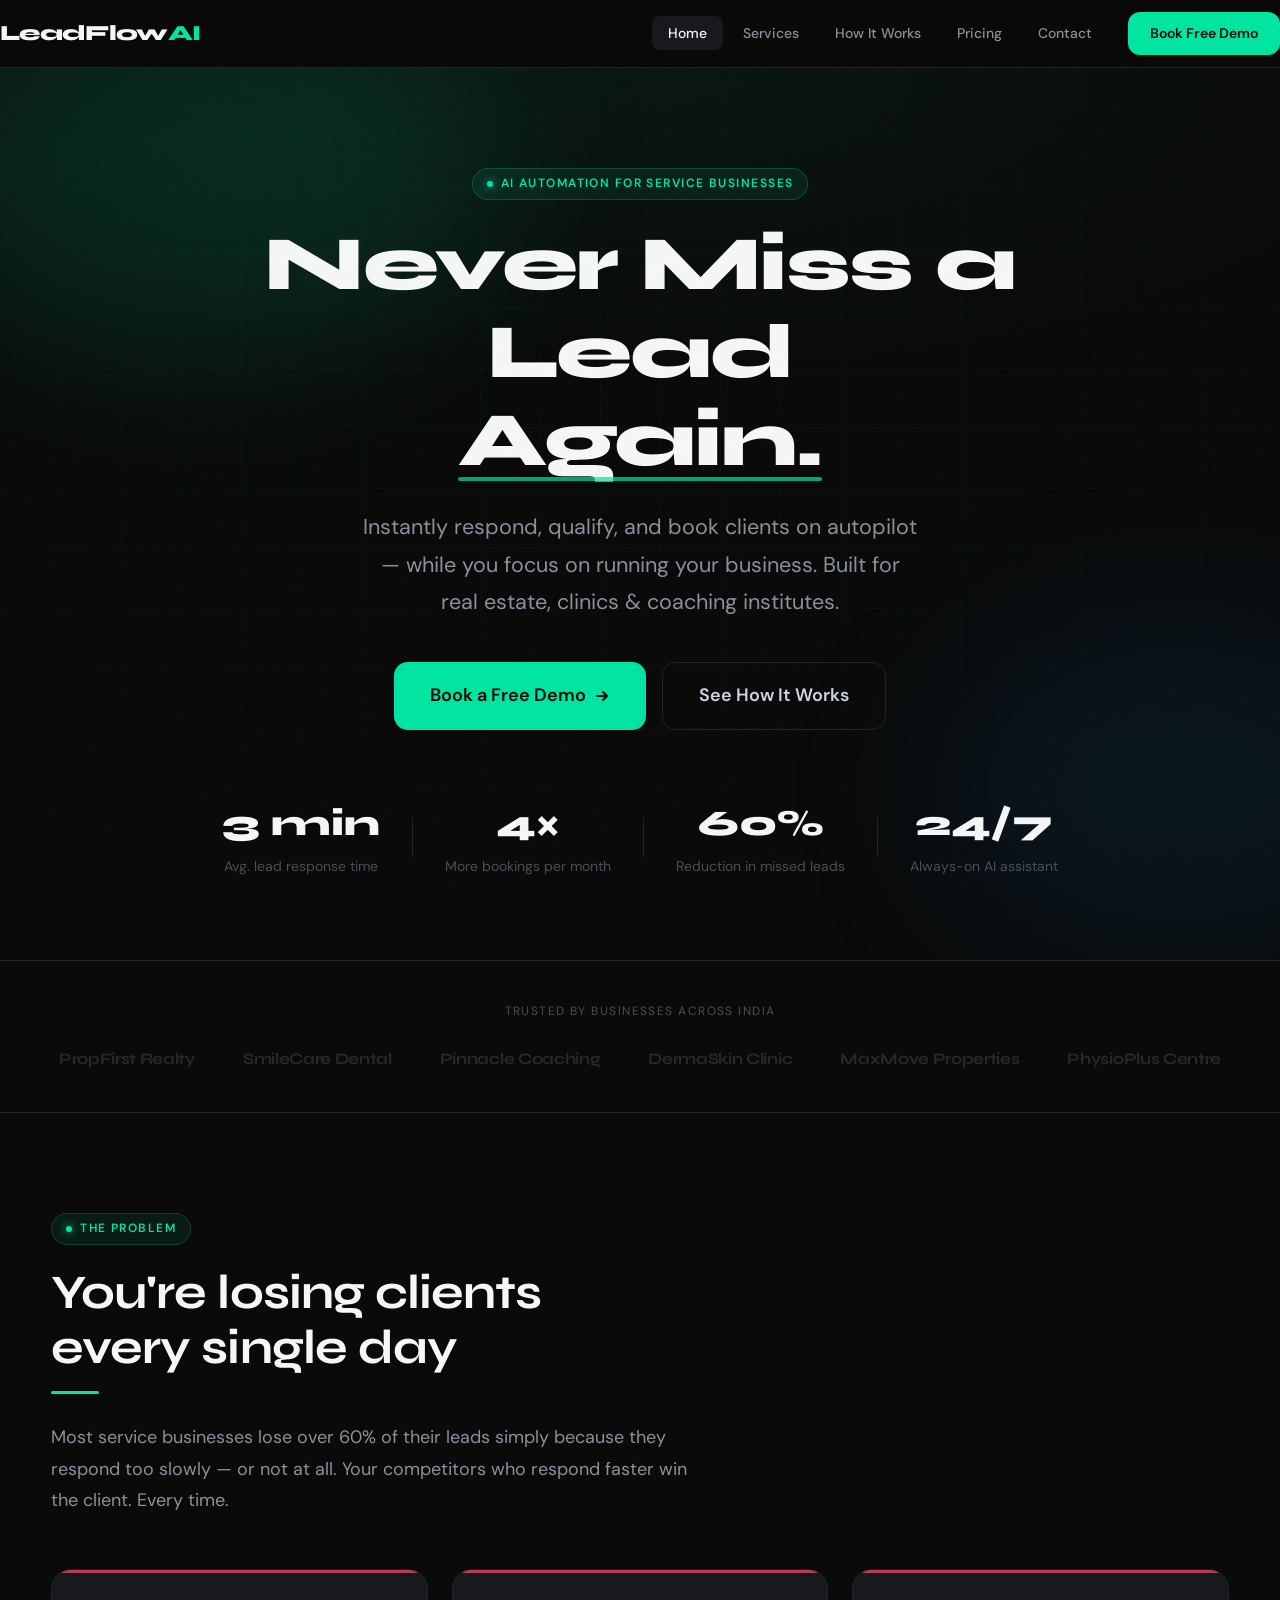
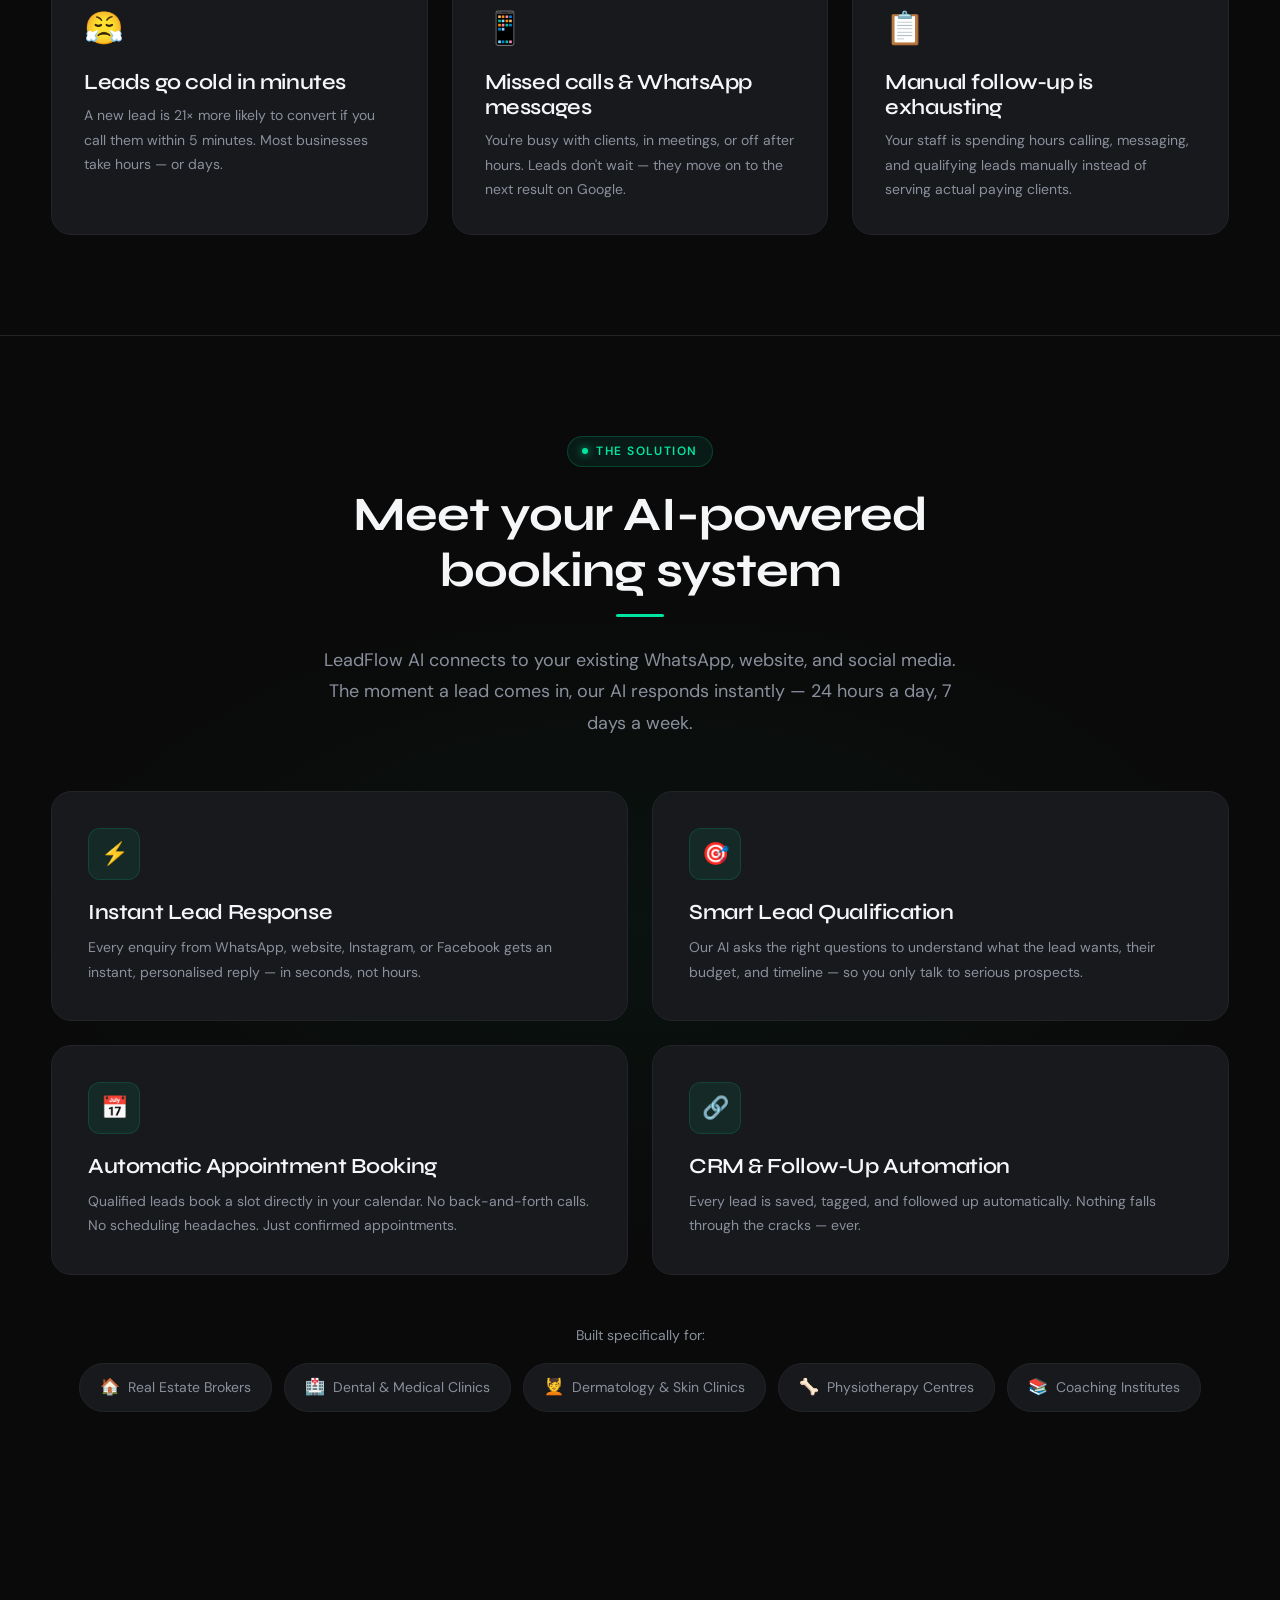
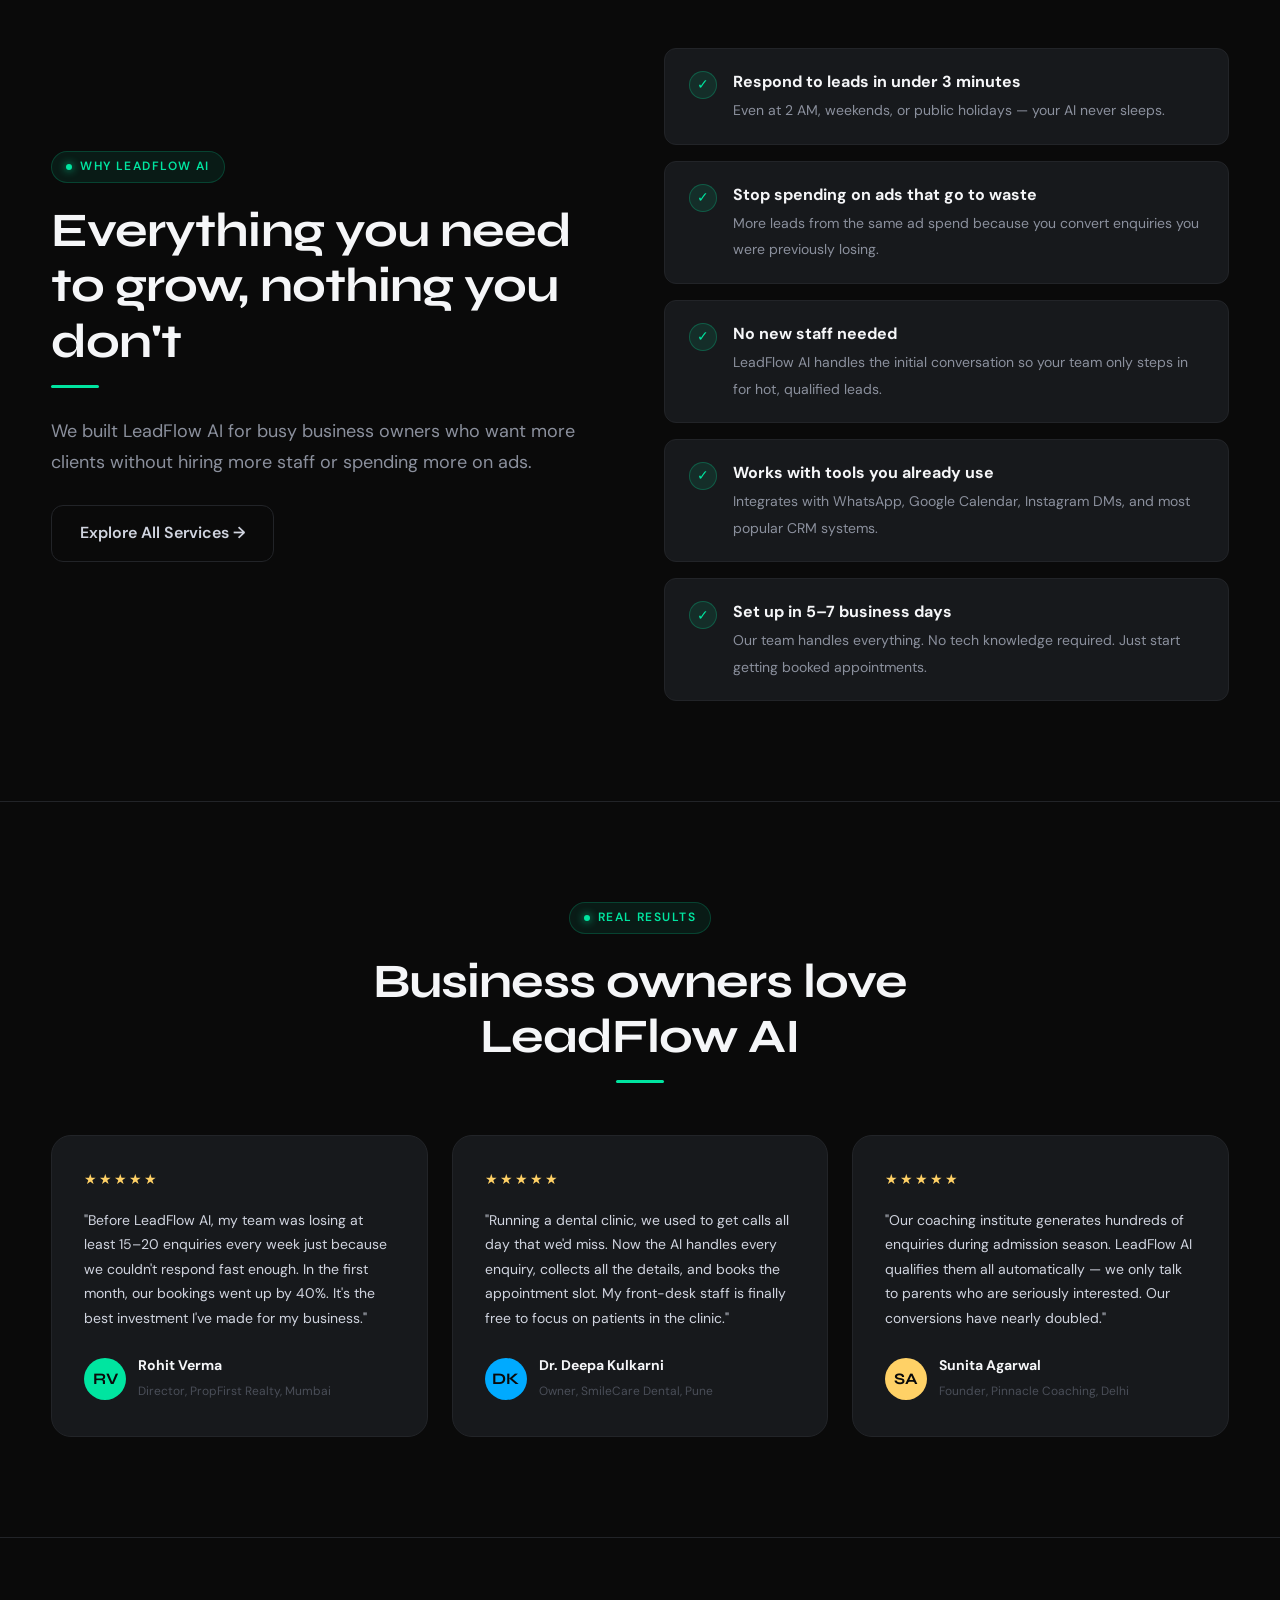
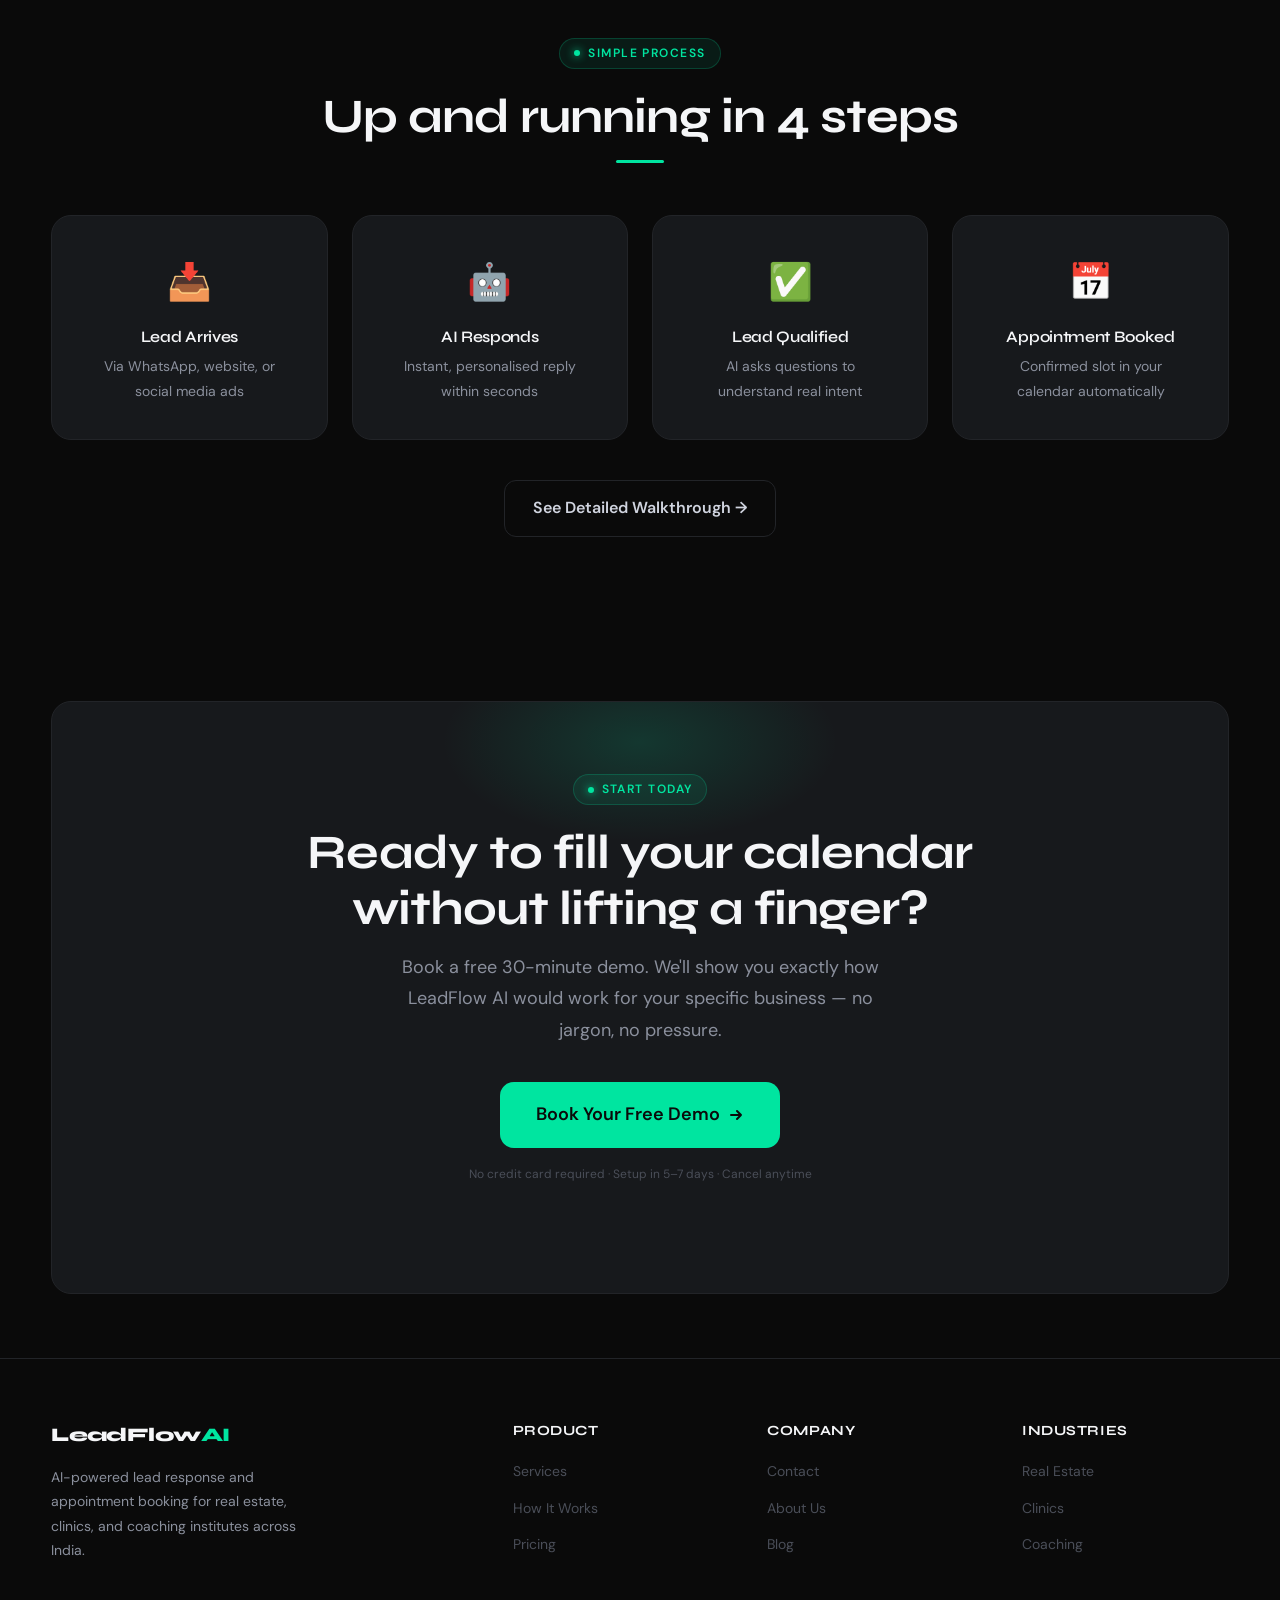
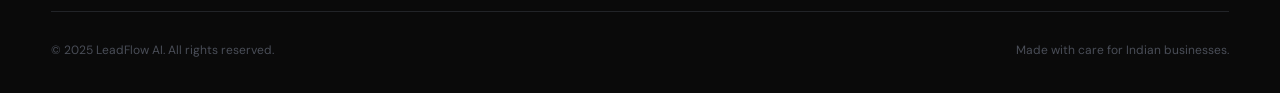
<file: index.html>
<!DOCTYPE html>
<html lang="en">
<head>
  <meta charset="UTF-8" />
  <meta name="viewport" content="width=device-width, initial-scale=1.0" />
  <title>LeadFlow AI — Never Miss a Lead Again</title>
  <meta name="description" content="AI-powered lead response, qualification, and appointment booking for real estate, clinics, and coaching institutes." />
  <link rel="stylesheet" href="styles.css" />
</head>
<body>

  <!-- ═══════════════════════════════════════════
       NAVIGATION
  ══════════════════════════════════════════════ -->
  <nav class="nav">
    <div class="container">
      <a href="index.html" class="nav-logo">LeadFlow<span>AI</span></a>
      <ul class="nav-links">
        <li><a href="index.html" class="active">Home</a></li>
        <li><a href="services.html">Services</a></li>
        <li><a href="how-it-works.html">How It Works</a></li>
        <li><a href="pricing.html">Pricing</a></li>
        <li><a href="contact.html">Contact</a></li>
      </ul>
      <a href="contact.html" class="btn btn-primary nav-cta">Book Free Demo</a>
      <button class="nav-toggle" id="navToggle" aria-label="Toggle menu">
        <span></span><span></span><span></span>
      </button>
    </div>
  </nav>

  <!-- Mobile menu -->
  <div class="nav-mobile" id="navMobile">
    <a href="index.html">Home</a>
    <a href="services.html">Services</a>
    <a href="how-it-works.html">How It Works</a>
    <a href="pricing.html">Pricing</a>
    <a href="contact.html">Contact</a>
    <a href="contact.html" class="btn btn-primary">Book Free Demo →</a>
  </div>

  <main>

    <!-- ═══════════════════════════════════════════
         HERO
    ══════════════════════════════════════════════ -->
    <section class="hero hero-bg-radial">
      <div class="hero-grid"></div>

      <!-- Glow orbs -->
      <div class="glow-orb glow-orb-green" style="width:600px;height:400px;top:-100px;left:-100px;"></div>
      <div class="glow-orb glow-orb-blue"  style="width:500px;height:350px;bottom:0;right:-150px;"></div>

      <div class="container">
        <div class="hero-inner">
          <div class="eyebrow animate-fade-up">AI Automation for Service Businesses</div>

          <h1 class="animate-fade-up delay-1">
            Never Miss a Lead<br><em>Again.</em>
          </h1>

          <p class="animate-fade-up delay-2">
            Instantly respond, qualify, and book clients on autopilot — while you focus on running your business. Built for real estate, clinics &amp; coaching institutes.
          </p>

          <div class="hero-actions animate-fade-up delay-3">
            <a href="contact.html" class="btn btn-primary btn-lg">
              Book a Free Demo
              <svg width="16" height="16" viewBox="0 0 16 16" fill="none"><path d="M3 8h10M9 4l4 4-4 4" stroke="currentColor" stroke-width="2" stroke-linecap="round" stroke-linejoin="round"/></svg>
            </a>
            <a href="how-it-works.html" class="btn btn-outline btn-lg">See How It Works</a>
          </div>

          <!-- Stats bar -->
          <div class="hero-proof animate-fade-up delay-4">
            <div class="hero-proof-stat">
              <strong>3 min</strong>
              <span>Avg. lead response time</span>
            </div>
            <div class="hero-proof-divider"></div>
            <div class="hero-proof-stat">
              <strong>4×</strong>
              <span>More bookings per month</span>
            </div>
            <div class="hero-proof-divider"></div>
            <div class="hero-proof-stat">
              <strong>60%</strong>
              <span>Reduction in missed leads</span>
            </div>
            <div class="hero-proof-divider"></div>
            <div class="hero-proof-stat">
              <strong>24/7</strong>
              <span>Always-on AI assistant</span>
            </div>
          </div>
        </div>
      </div>
    </section>

    <!-- ═══════════════════════════════════════════
         TRUST BAR
    ══════════════════════════════════════════════ -->
    <div class="trust-bar">
      <div class="container">
        <p class="trust-bar-label">Trusted by businesses across India</p>
        <div class="trust-logos">
          <span class="trust-logo">PropFirst Realty</span>
          <span class="trust-logo">SmileCare Dental</span>
          <span class="trust-logo">Pinnacle Coaching</span>
          <span class="trust-logo">DermaSkin Clinic</span>
          <span class="trust-logo">MaxMove Properties</span>
          <span class="trust-logo">PhysioPlus Centre</span>
        </div>
      </div>
    </div>

    <!-- ═══════════════════════════════════════════
         PROBLEM SECTION
    ══════════════════════════════════════════════ -->
    <section class="section">
      <div class="container">
        <div class="section-header">
          <div class="eyebrow">The Problem</div>
          <h2>You're losing clients<br>every single day</h2>
          <div class="accent-line"></div>
          <p>Most service businesses lose over 60% of their leads simply because they respond too slowly — or not at all. Your competitors who respond faster win the client. Every time.</p>
        </div>

        <div class="problem-cards">
          <div class="problem-card">
            <div class="icon">😤</div>
            <h4>Leads go cold in minutes</h4>
            <p>A new lead is 21× more likely to convert if you call them within 5 minutes. Most businesses take hours — or days.</p>
          </div>
          <div class="problem-card">
            <div class="icon">📱</div>
            <h4>Missed calls &amp; WhatsApp messages</h4>
            <p>You're busy with clients, in meetings, or off after hours. Leads don't wait — they move on to the next result on Google.</p>
          </div>
          <div class="problem-card">
            <div class="icon">📋</div>
            <h4>Manual follow-up is exhausting</h4>
            <p>Your staff is spending hours calling, messaging, and qualifying leads manually instead of serving actual paying clients.</p>
          </div>
        </div>
      </div>
    </section>

    <!-- ═══════════════════════════════════════════
         SOLUTION SECTION
    ══════════════════════════════════════════════ -->
    <section class="section" style="border-top: 1px solid var(--border); background: radial-gradient(ellipse 70% 40% at 50% 50%, rgba(0,229,160,0.04) 0%, transparent 70%);">
      <div class="container">
        <div class="section-header center text-center">
          <div class="eyebrow">The Solution</div>
          <h2>Meet your AI-powered<br>booking system</h2>
          <div class="accent-line accent-line-center"></div>
          <p>LeadFlow AI connects to your existing WhatsApp, website, and social media. The moment a lead comes in, our AI responds instantly — 24 hours a day, 7 days a week.</p>
        </div>

        <div class="features-grid">
          <div class="feature-card">
            <div class="card-icon">⚡</div>
            <h4>Instant Lead Response</h4>
            <p>Every enquiry from WhatsApp, website, Instagram, or Facebook gets an instant, personalised reply — in seconds, not hours.</p>
          </div>
          <div class="feature-card">
            <div class="card-icon">🎯</div>
            <h4>Smart Lead Qualification</h4>
            <p>Our AI asks the right questions to understand what the lead wants, their budget, and timeline — so you only talk to serious prospects.</p>
          </div>
          <div class="feature-card">
            <div class="card-icon">📅</div>
            <h4>Automatic Appointment Booking</h4>
            <p>Qualified leads book a slot directly in your calendar. No back-and-forth calls. No scheduling headaches. Just confirmed appointments.</p>
          </div>
          <div class="feature-card">
            <div class="card-icon">🔗</div>
            <h4>CRM &amp; Follow-Up Automation</h4>
            <p>Every lead is saved, tagged, and followed up automatically. Nothing falls through the cracks — ever.</p>
          </div>
        </div>

        <!-- Industries -->
        <div style="margin-top: 48px; text-align: center;">
          <p style="font-size: var(--fs-sm); margin-bottom: 0;">Built specifically for:</p>
          <div class="industry-pills" style="justify-content: center; margin-top: 16px;">
            <div class="industry-pill"><span>🏠</span> Real Estate Brokers</div>
            <div class="industry-pill"><span>🏥</span> Dental &amp; Medical Clinics</div>
            <div class="industry-pill"><span>💆</span> Dermatology &amp; Skin Clinics</div>
            <div class="industry-pill"><span>🦴</span> Physiotherapy Centres</div>
            <div class="industry-pill"><span>📚</span> Coaching Institutes</div>
          </div>
        </div>
      </div>
    </section>

    <!-- ═══════════════════════════════════════════
         BENEFITS
    ══════════════════════════════════════════════ -->
    <section class="section">
      <div class="container">
        <div class="grid-2">
          <div>
            <div class="eyebrow">Why LeadFlow AI</div>
            <h2>Everything you need to grow, nothing you don't</h2>
            <div class="accent-line"></div>
            <p>We built LeadFlow AI for busy business owners who want more clients without hiring more staff or spending more on ads.</p>
            <br>
            <a href="services.html" class="btn btn-outline">Explore All Services →</a>
          </div>
          <div class="benefits-list">
            <div class="benefit-item">
              <div class="benefit-check">✓</div>
              <div class="benefit-text">
                <strong>Respond to leads in under 3 minutes</strong>
                <span>Even at 2 AM, weekends, or public holidays — your AI never sleeps.</span>
              </div>
            </div>
            <div class="benefit-item">
              <div class="benefit-check">✓</div>
              <div class="benefit-text">
                <strong>Stop spending on ads that go to waste</strong>
                <span>More leads from the same ad spend because you convert enquiries you were previously losing.</span>
              </div>
            </div>
            <div class="benefit-item">
              <div class="benefit-check">✓</div>
              <div class="benefit-text">
                <strong>No new staff needed</strong>
                <span>LeadFlow AI handles the initial conversation so your team only steps in for hot, qualified leads.</span>
              </div>
            </div>
            <div class="benefit-item">
              <div class="benefit-check">✓</div>
              <div class="benefit-text">
                <strong>Works with tools you already use</strong>
                <span>Integrates with WhatsApp, Google Calendar, Instagram DMs, and most popular CRM systems.</span>
              </div>
            </div>
            <div class="benefit-item">
              <div class="benefit-check">✓</div>
              <div class="benefit-text">
                <strong>Set up in 5–7 business days</strong>
                <span>Our team handles everything. No tech knowledge required. Just start getting booked appointments.</span>
              </div>
            </div>
          </div>
        </div>
      </div>
    </section>

    <!-- ═══════════════════════════════════════════
         TESTIMONIALS
    ══════════════════════════════════════════════ -->
    <section class="section" style="border-top: 1px solid var(--border);">
      <div class="container">
        <div class="section-header center text-center">
          <div class="eyebrow">Real Results</div>
          <h2>Business owners love<br>LeadFlow AI</h2>
          <div class="accent-line accent-line-center"></div>
        </div>

        <div class="testimonials-grid">
          <!-- Testimonial 1 -->
          <div class="testimonial-card">
            <div class="stars">★★★★★</div>
            <blockquote>"Before LeadFlow AI, my team was losing at least 15–20 enquiries every week just because we couldn't respond fast enough. In the first month, our bookings went up by 40%. It's the best investment I've made for my business."</blockquote>
            <div class="testimonial-author">
              <div class="author-avatar av-green">RV</div>
              <div class="author-info">
                <strong>Rohit Verma</strong>
                <span>Director, PropFirst Realty, Mumbai</span>
              </div>
            </div>
          </div>

          <!-- Testimonial 2 -->
          <div class="testimonial-card">
            <div class="stars">★★★★★</div>
            <blockquote>"Running a dental clinic, we used to get calls all day that we'd miss. Now the AI handles every enquiry, collects all the details, and books the appointment slot. My front-desk staff is finally free to focus on patients in the clinic."</blockquote>
            <div class="testimonial-author">
              <div class="author-avatar av-blue">DK</div>
              <div class="author-info">
                <strong>Dr. Deepa Kulkarni</strong>
                <span>Owner, SmileCare Dental, Pune</span>
              </div>
            </div>
          </div>

          <!-- Testimonial 3 -->
          <div class="testimonial-card">
            <div class="stars">★★★★★</div>
            <blockquote>"Our coaching institute generates hundreds of enquiries during admission season. LeadFlow AI qualifies them all automatically — we only talk to parents who are seriously interested. Our conversions have nearly doubled."</blockquote>
            <div class="testimonial-author">
              <div class="author-avatar av-yellow">SA</div>
              <div class="author-info">
                <strong>Sunita Agarwal</strong>
                <span>Founder, Pinnacle Coaching, Delhi</span>
              </div>
            </div>
          </div>
        </div>
      </div>
    </section>

    <!-- ═══════════════════════════════════════════
         HOW IT WORKS — QUICK PREVIEW
    ══════════════════════════════════════════════ -->
    <section class="section" style="border-top: 1px solid var(--border);">
      <div class="container">
        <div class="section-header center text-center">
          <div class="eyebrow">Simple Process</div>
          <h2>Up and running in 4 steps</h2>
          <div class="accent-line accent-line-center"></div>
        </div>

        <div class="grid-4" style="margin-top: 52px;">
          <div class="card text-center">
            <div style="font-size: 36px; margin-bottom: 16px;">📥</div>
            <h4 style="font-size: var(--fs-base); margin-bottom: 8px;">Lead Arrives</h4>
            <p style="font-size: var(--fs-sm);">Via WhatsApp, website, or social media ads</p>
          </div>
          <div class="card text-center">
            <div style="font-size: 36px; margin-bottom: 16px;">🤖</div>
            <h4 style="font-size: var(--fs-base); margin-bottom: 8px;">AI Responds</h4>
            <p style="font-size: var(--fs-sm);">Instant, personalised reply within seconds</p>
          </div>
          <div class="card text-center">
            <div style="font-size: 36px; margin-bottom: 16px;">✅</div>
            <h4 style="font-size: var(--fs-base); margin-bottom: 8px;">Lead Qualified</h4>
            <p style="font-size: var(--fs-sm);">AI asks questions to understand real intent</p>
          </div>
          <div class="card text-center">
            <div style="font-size: 36px; margin-bottom: 16px;">📅</div>
            <h4 style="font-size: var(--fs-base); margin-bottom: 8px;">Appointment Booked</h4>
            <p style="font-size: var(--fs-sm);">Confirmed slot in your calendar automatically</p>
          </div>
        </div>

        <div style="text-align: center; margin-top: 40px;">
          <a href="how-it-works.html" class="btn btn-outline">See Detailed Walkthrough →</a>
        </div>
      </div>
    </section>

    <!-- ═══════════════════════════════════════════
         FINAL CTA
    ══════════════════════════════════════════════ -->
    <section class="section-sm">
      <div class="container">
        <div class="cta-banner">
          <div class="eyebrow" style="justify-content: center;">Start Today</div>
          <h2>Ready to fill your calendar<br>without lifting a finger?</h2>
          <p>Book a free 30-minute demo. We'll show you exactly how LeadFlow AI would work for your specific business — no jargon, no pressure.</p>
          <a href="contact.html" class="btn btn-primary btn-lg">
            Book Your Free Demo
            <svg width="16" height="16" viewBox="0 0 16 16" fill="none"><path d="M3 8h10M9 4l4 4-4 4" stroke="currentColor" stroke-width="2" stroke-linecap="round" stroke-linejoin="round"/></svg>
          </a>
          <p style="margin-top: 16px; font-size: var(--fs-xs); color: var(--muted);">No credit card required · Setup in 5–7 days · Cancel anytime</p>
        </div>
      </div>
    </section>

  </main>

  <!-- ═══════════════════════════════════════════
       FOOTER
  ══════════════════════════════════════════════ -->
  <footer class="footer">
    <div class="container">
      <div class="footer-top">
        <div class="footer-brand">
          <a href="index.html" class="nav-logo">LeadFlow<span>AI</span></a>
          <p>AI-powered lead response and appointment booking for real estate, clinics, and coaching institutes across India.</p>
        </div>
        <div class="footer-col">
          <h5>Product</h5>
          <ul>
            <li><a href="services.html">Services</a></li>
            <li><a href="how-it-works.html">How It Works</a></li>
            <li><a href="pricing.html">Pricing</a></li>
          </ul>
        </div>
        <div class="footer-col">
          <h5>Company</h5>
          <ul>
            <li><a href="contact.html">Contact</a></li>
            <li><a href="#">About Us</a></li>
            <li><a href="#">Blog</a></li>
          </ul>
        </div>
        <div class="footer-col">
          <h5>Industries</h5>
          <ul>
            <li><a href="#">Real Estate</a></li>
            <li><a href="#">Clinics</a></li>
            <li><a href="#">Coaching</a></li>
          </ul>
        </div>
      </div>
      <div class="footer-bottom">
        <p>© 2025 LeadFlow AI. All rights reserved.</p>
        <p>Made with care for Indian businesses.</p>
      </div>
    </div>
  </footer>

  <script src="main.js"></script>
</body>
</html>
</file>
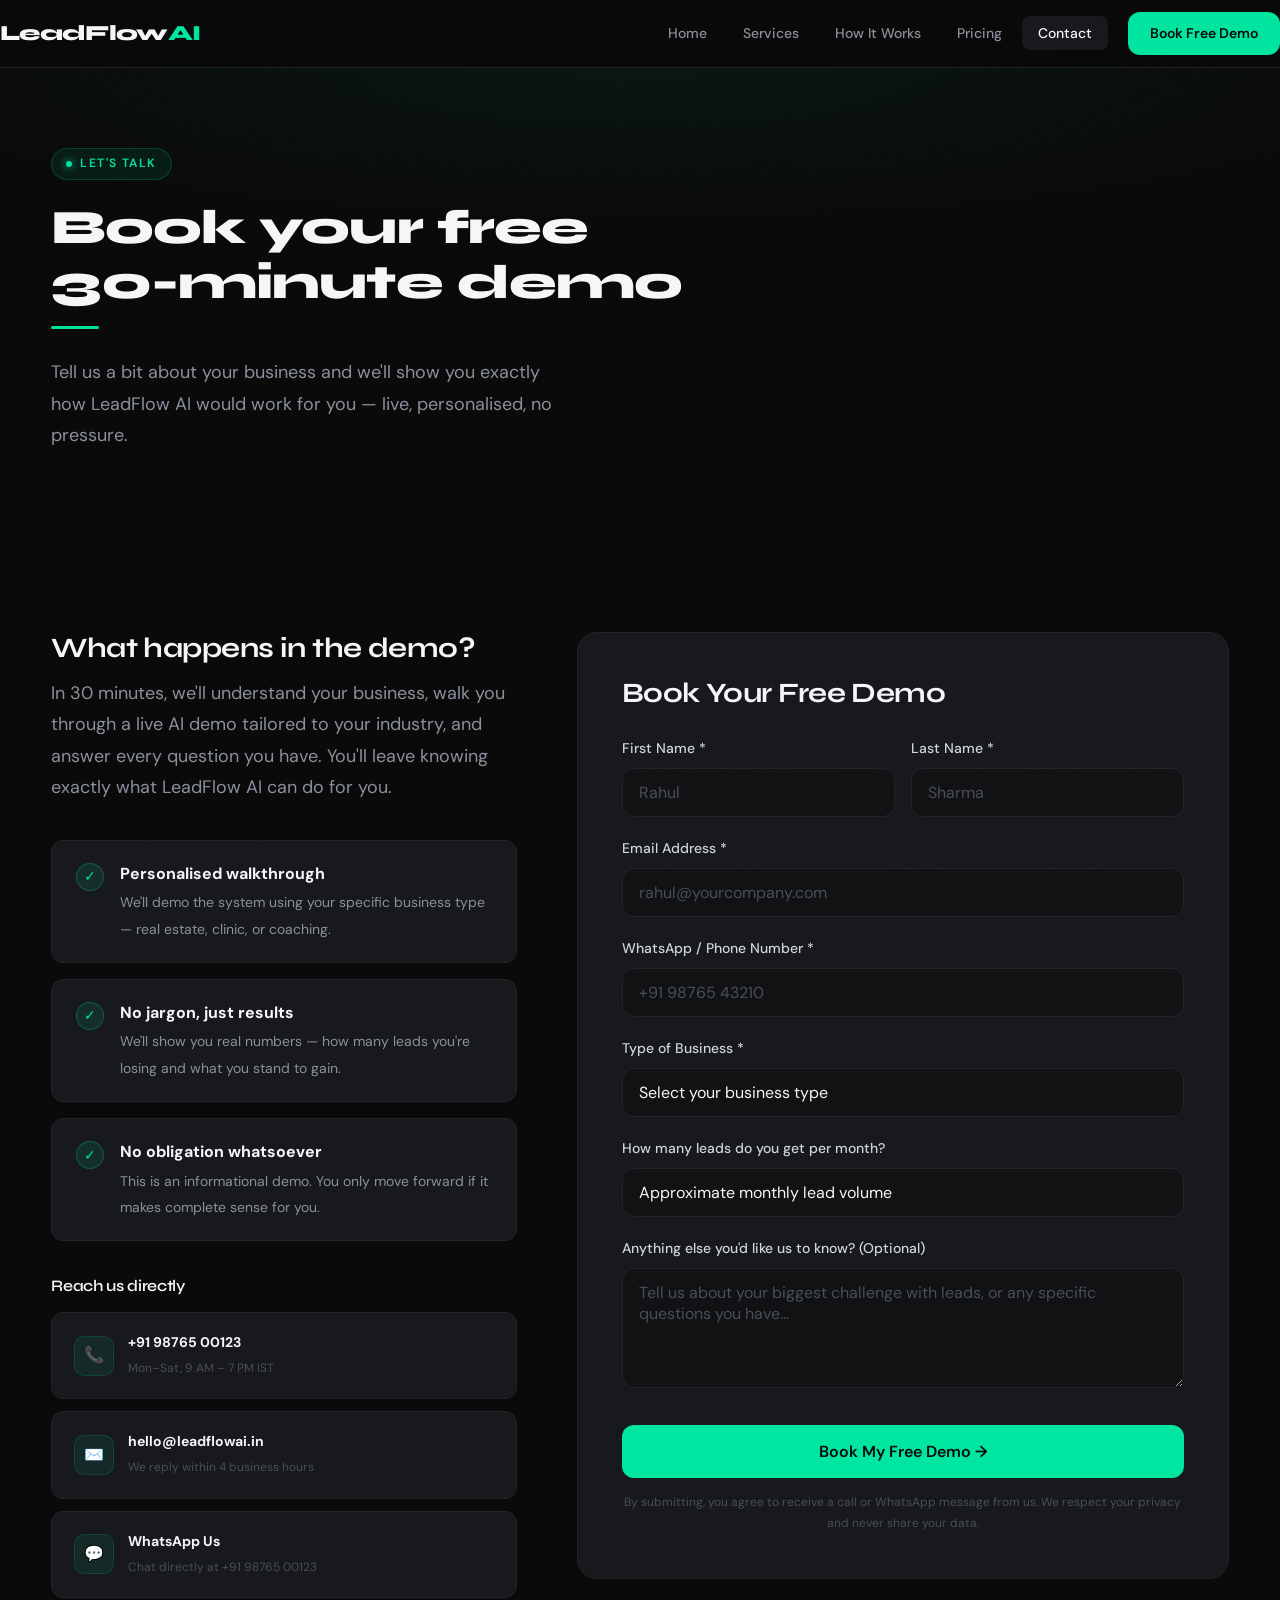
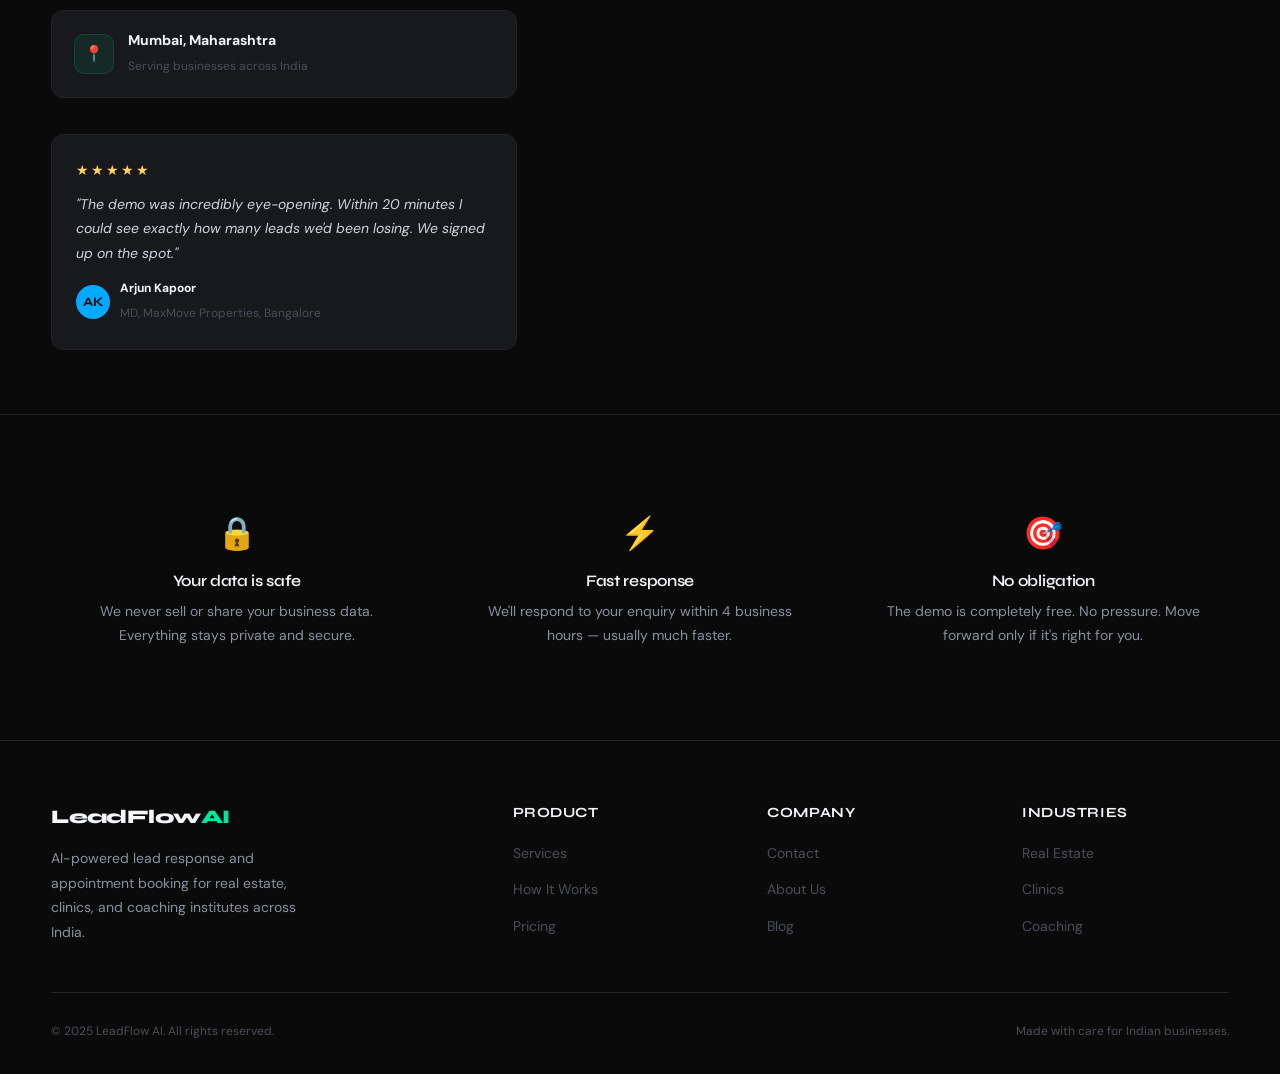
<file: contact.html>
<!DOCTYPE html>
<html lang="en">
<head>
  <meta charset="UTF-8" />
  <meta name="viewport" content="width=device-width, initial-scale=1.0" />
  <title>Contact — LeadFlow AI</title>
  <meta name="description" content="Book a free demo or reach out to LeadFlow AI. We'd love to show you how AI automation can grow your business." />
  <link rel="stylesheet" href="styles.css" />
</head>
<body>

  <!-- NAVIGATION -->
  <nav class="nav">
    <div class="container">
      <a href="index.html" class="nav-logo">LeadFlow<span>AI</span></a>
      <ul class="nav-links">
        <li><a href="index.html">Home</a></li>
        <li><a href="services.html">Services</a></li>
        <li><a href="how-it-works.html">How It Works</a></li>
        <li><a href="pricing.html">Pricing</a></li>
        <li><a href="contact.html" class="active">Contact</a></li>
      </ul>
      <a href="contact.html" class="btn btn-primary nav-cta">Book Free Demo</a>
      <button class="nav-toggle" id="navToggle" aria-label="Toggle menu">
        <span></span><span></span><span></span>
      </button>
    </div>
  </nav>
  <div class="nav-mobile" id="navMobile">
    <a href="index.html">Home</a>
    <a href="services.html">Services</a>
    <a href="how-it-works.html">How It Works</a>
    <a href="pricing.html">Pricing</a>
    <a href="contact.html">Contact</a>
    <a href="contact.html" class="btn btn-primary">Book Free Demo →</a>
  </div>

  <main>

    <!-- PAGE HERO -->
    <section class="page-hero hero-bg-radial section-sm">
      <div class="container page-hero-inner">
        <div class="eyebrow animate-fade-up">Let's Talk</div>
        <h1 class="animate-fade-up delay-1" style="font-size: var(--fs-3xl);">Book your free<br>30-minute demo</h1>
        <div class="accent-line animate-fade-up delay-2"></div>
        <p class="animate-fade-up delay-3" style="max-width: 520px; font-size: var(--fs-md);">
          Tell us a bit about your business and we'll show you exactly how LeadFlow AI would work for you — live, personalised, no pressure.
        </p>
      </div>
    </section>

    <!-- ═══════════════════════════════════════════
         CONTACT GRID
    ══════════════════════════════════════════════ -->
    <section class="section-sm">
      <div class="container">
        <div class="contact-grid">

          <!-- LEFT: Info -->
          <div class="contact-info">
            <h3>What happens in the demo?</h3>
            <p>In 30 minutes, we'll understand your business, walk you through a live AI demo tailored to your industry, and answer every question you have. You'll leave knowing exactly what LeadFlow AI can do for you.</p>

            <div class="benefits-list" style="margin-bottom: 36px;">
              <div class="benefit-item">
                <div class="benefit-check">✓</div>
                <div class="benefit-text">
                  <strong>Personalised walkthrough</strong>
                  <span>We'll demo the system using your specific business type — real estate, clinic, or coaching.</span>
                </div>
              </div>
              <div class="benefit-item">
                <div class="benefit-check">✓</div>
                <div class="benefit-text">
                  <strong>No jargon, just results</strong>
                  <span>We'll show you real numbers — how many leads you're losing and what you stand to gain.</span>
                </div>
              </div>
              <div class="benefit-item">
                <div class="benefit-check">✓</div>
                <div class="benefit-text">
                  <strong>No obligation whatsoever</strong>
                  <span>This is an informational demo. You only move forward if it makes complete sense for you.</span>
                </div>
              </div>
            </div>

            <h4 style="margin-bottom: 16px; font-size: var(--fs-base);">Reach us directly</h4>

            <div class="contact-detail">
              <div class="contact-detail-icon">📞</div>
              <div class="contact-detail-text">
                <strong>+91 98765 00123</strong>
                <span>Mon–Sat, 9 AM – 7 PM IST</span>
              </div>
            </div>
            <div class="contact-detail">
              <div class="contact-detail-icon">✉️</div>
              <div class="contact-detail-text">
                <strong>hello@leadflowai.in</strong>
                <span>We reply within 4 business hours</span>
              </div>
            </div>
            <div class="contact-detail">
              <div class="contact-detail-icon">💬</div>
              <div class="contact-detail-text">
                <strong>WhatsApp Us</strong>
                <span>Chat directly at +91 98765 00123</span>
              </div>
            </div>
            <div class="contact-detail">
              <div class="contact-detail-icon">📍</div>
              <div class="contact-detail-text">
                <strong>Mumbai, Maharashtra</strong>
                <span>Serving businesses across India</span>
              </div>
            </div>

            <!-- Social proof mini -->
            <div style="margin-top: 36px; padding: 24px; background: var(--surface); border: 1px solid var(--border); border-radius: var(--radius);">
              <div class="stars" style="margin-bottom: 10px;">★★★★★</div>
              <p style="font-size: var(--fs-sm); font-style: italic; color: var(--light); margin-bottom: 14px;">"The demo was incredibly eye-opening. Within 20 minutes I could see exactly how many leads we'd been losing. We signed up on the spot."</p>
              <div style="display: flex; align-items: center; gap: 10px;">
                <div class="author-avatar av-blue" style="width:34px; height:34px; font-size:13px;">AK</div>
                <div>
                  <strong style="display:block; font-size:var(--fs-xs); color:var(--white);">Arjun Kapoor</strong>
                  <span style="font-size:var(--fs-xs); color:var(--muted);">MD, MaxMove Properties, Bangalore</span>
                </div>
              </div>
            </div>
          </div>

          <!-- RIGHT: Form -->
          <div class="contact-form">
            <h3>Book Your Free Demo</h3>

            <!-- Form -->
            <form id="contactForm" novalidate>
              <div class="form-row">
                <div class="form-group">
                  <label for="firstName">First Name *</label>
                  <input type="text" id="firstName" name="firstName" placeholder="Rahul" required />
                </div>
                <div class="form-group">
                  <label for="lastName">Last Name *</label>
                  <input type="text" id="lastName" name="lastName" placeholder="Sharma" required />
                </div>
              </div>

              <div class="form-group">
                <label for="email">Email Address *</label>
                <input type="email" id="email" name="email" placeholder="rahul@yourcompany.com" required />
              </div>

              <div class="form-group">
                <label for="phone">WhatsApp / Phone Number *</label>
                <input type="tel" id="phone" name="phone" placeholder="+91 98765 43210" required />
              </div>

              <div class="form-group">
                <label for="businessType">Type of Business *</label>
                <select id="businessType" name="businessType" required>
                  <option value="" disabled selected>Select your business type</option>
                  <option value="real-estate">Real Estate (Broker / Agency)</option>
                  <option value="dental">Dental Clinic</option>
                  <option value="derma">Dermatology / Skin Clinic</option>
                  <option value="physio">Physiotherapy / Wellness Centre</option>
                  <option value="coaching">Coaching / Tuition Institute</option>
                  <option value="other-clinic">Other Medical Clinic</option>
                  <option value="other">Other Business</option>
                </select>
              </div>

              <div class="form-group">
                <label for="leads">How many leads do you get per month?</label>
                <select id="leads" name="leads">
                  <option value="" disabled selected>Approximate monthly lead volume</option>
                  <option value="0-50">Less than 50 leads</option>
                  <option value="50-150">50 – 150 leads</option>
                  <option value="150-500">150 – 500 leads</option>
                  <option value="500+">500+ leads</option>
                  <option value="unsure">I'm not sure</option>
                </select>
              </div>

              <div class="form-group">
                <label for="message">Anything else you'd like us to know? (Optional)</label>
                <textarea id="message" name="message" placeholder="Tell us about your biggest challenge with leads, or any specific questions you have..."></textarea>
              </div>

              <!-- Error message -->
              <div id="formError" style="display:none; background: rgba(255,75,110,0.1); border: 1px solid rgba(255,75,110,0.3); border-radius: 8px; padding: 12px 16px; font-size: var(--fs-sm); color: #ff4b6e; margin-bottom: 16px;"></div>

              <button type="submit" class="btn btn-primary form-submit" id="submitBtn">
                <span id="submitText">Book My Free Demo →</span>
                <span id="submitLoader" style="display:none;">Sending...</span>
              </button>

              <p style="font-size: var(--fs-xs); color: var(--muted); text-align: center; margin-top: 14px;">
                By submitting, you agree to receive a call or WhatsApp message from us. We respect your privacy and never share your data.
              </p>
            </form>

            <!-- Success State -->
            <div class="form-success" id="formSuccess">
              <div class="check-circle">✓</div>
              <h4>You're all set!</h4>
              <p style="font-size: var(--fs-sm); margin-bottom: 16px;">Thank you for reaching out. A member of our team will contact you within <strong style="color:var(--white);">4 business hours</strong> to schedule your demo.</p>
              <p style="font-size: var(--fs-sm); color: var(--muted);">In the meantime, feel free to explore how LeadFlow AI works.</p>
              <a href="how-it-works.html" class="btn btn-outline" style="margin-top: 20px;">See How It Works →</a>
            </div>
          </div>

        </div>
      </div>
    </section>

    <!-- ═══════════════════════════════════════════
         TRUST SECTION
    ══════════════════════════════════════════════ -->
    <section class="section-sm" style="border-top: 1px solid var(--border);">
      <div class="container">
        <div class="grid-3" style="text-align: center;">
          <div style="padding: 28px;">
            <div style="font-size: 32px; margin-bottom: 12px;">🔒</div>
            <h4 style="font-size: var(--fs-base); margin-bottom: 8px;">Your data is safe</h4>
            <p style="font-size: var(--fs-sm);">We never sell or share your business data. Everything stays private and secure.</p>
          </div>
          <div style="padding: 28px;">
            <div style="font-size: 32px; margin-bottom: 12px;">⚡</div>
            <h4 style="font-size: var(--fs-base); margin-bottom: 8px;">Fast response</h4>
            <p style="font-size: var(--fs-sm);">We'll respond to your enquiry within 4 business hours — usually much faster.</p>
          </div>
          <div style="padding: 28px;">
            <div style="font-size: 32px; margin-bottom: 12px;">🎯</div>
            <h4 style="font-size: var(--fs-base); margin-bottom: 8px;">No obligation</h4>
            <p style="font-size: var(--fs-sm);">The demo is completely free. No pressure. Move forward only if it's right for you.</p>
          </div>
        </div>
      </div>
    </section>

  </main>

  <!-- FOOTER -->
  <footer class="footer">
    <div class="container">
      <div class="footer-top">
        <div class="footer-brand">
          <a href="index.html" class="nav-logo">LeadFlow<span>AI</span></a>
          <p>AI-powered lead response and appointment booking for real estate, clinics, and coaching institutes across India.</p>
        </div>
        <div class="footer-col">
          <h5>Product</h5>
          <ul>
            <li><a href="services.html">Services</a></li>
            <li><a href="how-it-works.html">How It Works</a></li>
            <li><a href="pricing.html">Pricing</a></li>
          </ul>
        </div>
        <div class="footer-col">
          <h5>Company</h5>
          <ul>
            <li><a href="contact.html">Contact</a></li>
            <li><a href="#">About Us</a></li>
            <li><a href="#">Blog</a></li>
          </ul>
        </div>
        <div class="footer-col">
          <h5>Industries</h5>
          <ul>
            <li><a href="#">Real Estate</a></li>
            <li><a href="#">Clinics</a></li>
            <li><a href="#">Coaching</a></li>
          </ul>
        </div>
      </div>
      <div class="footer-bottom">
        <p>© 2025 LeadFlow AI. All rights reserved.</p>
        <p>Made with care for Indian businesses.</p>
      </div>
    </div>
  </footer>

  <script src="main.js"></script>
  <script>
    /* ── Contact Form Handling ─────────────────────────── */
    const form    = document.getElementById('contactForm');
    const success = document.getElementById('formSuccess');
    const errBox  = document.getElementById('formError');
    const submitBtn  = document.getElementById('submitBtn');
    const submitText = document.getElementById('submitText');
    const submitLoader = document.getElementById('submitLoader');

    form.addEventListener('submit', function(e) {
      e.preventDefault();
      errBox.style.display = 'none';

      // Basic validation
      const fields = ['firstName', 'lastName', 'email', 'phone', 'businessType'];
      let valid = true;
      fields.forEach(id => {
        const el = document.getElementById(id);
        if (!el.value.trim()) {
          el.style.borderColor = 'var(--danger)';
          valid = false;
        } else {
          el.style.borderColor = '';
        }
      });

      if (!valid) {
        errBox.textContent = 'Please fill in all required fields.';
        errBox.style.display = 'block';
        return;
      }

      // Email check
      const emailVal = document.getElementById('email').value;
      if (!/^[^\s@]+@[^\s@]+\.[^\s@]+$/.test(emailVal)) {
        errBox.textContent = 'Please enter a valid email address.';
        errBox.style.display = 'block';
        document.getElementById('email').style.borderColor = 'var(--danger)';
        return;
      }

      // Simulate submission
      submitBtn.disabled = true;
      submitText.style.display = 'none';
      submitLoader.style.display = 'inline';

      setTimeout(() => {
        form.style.display = 'none';
        success.style.display = 'block';
      }, 1400);
    });
  </script>
</body>
</html>
</file>
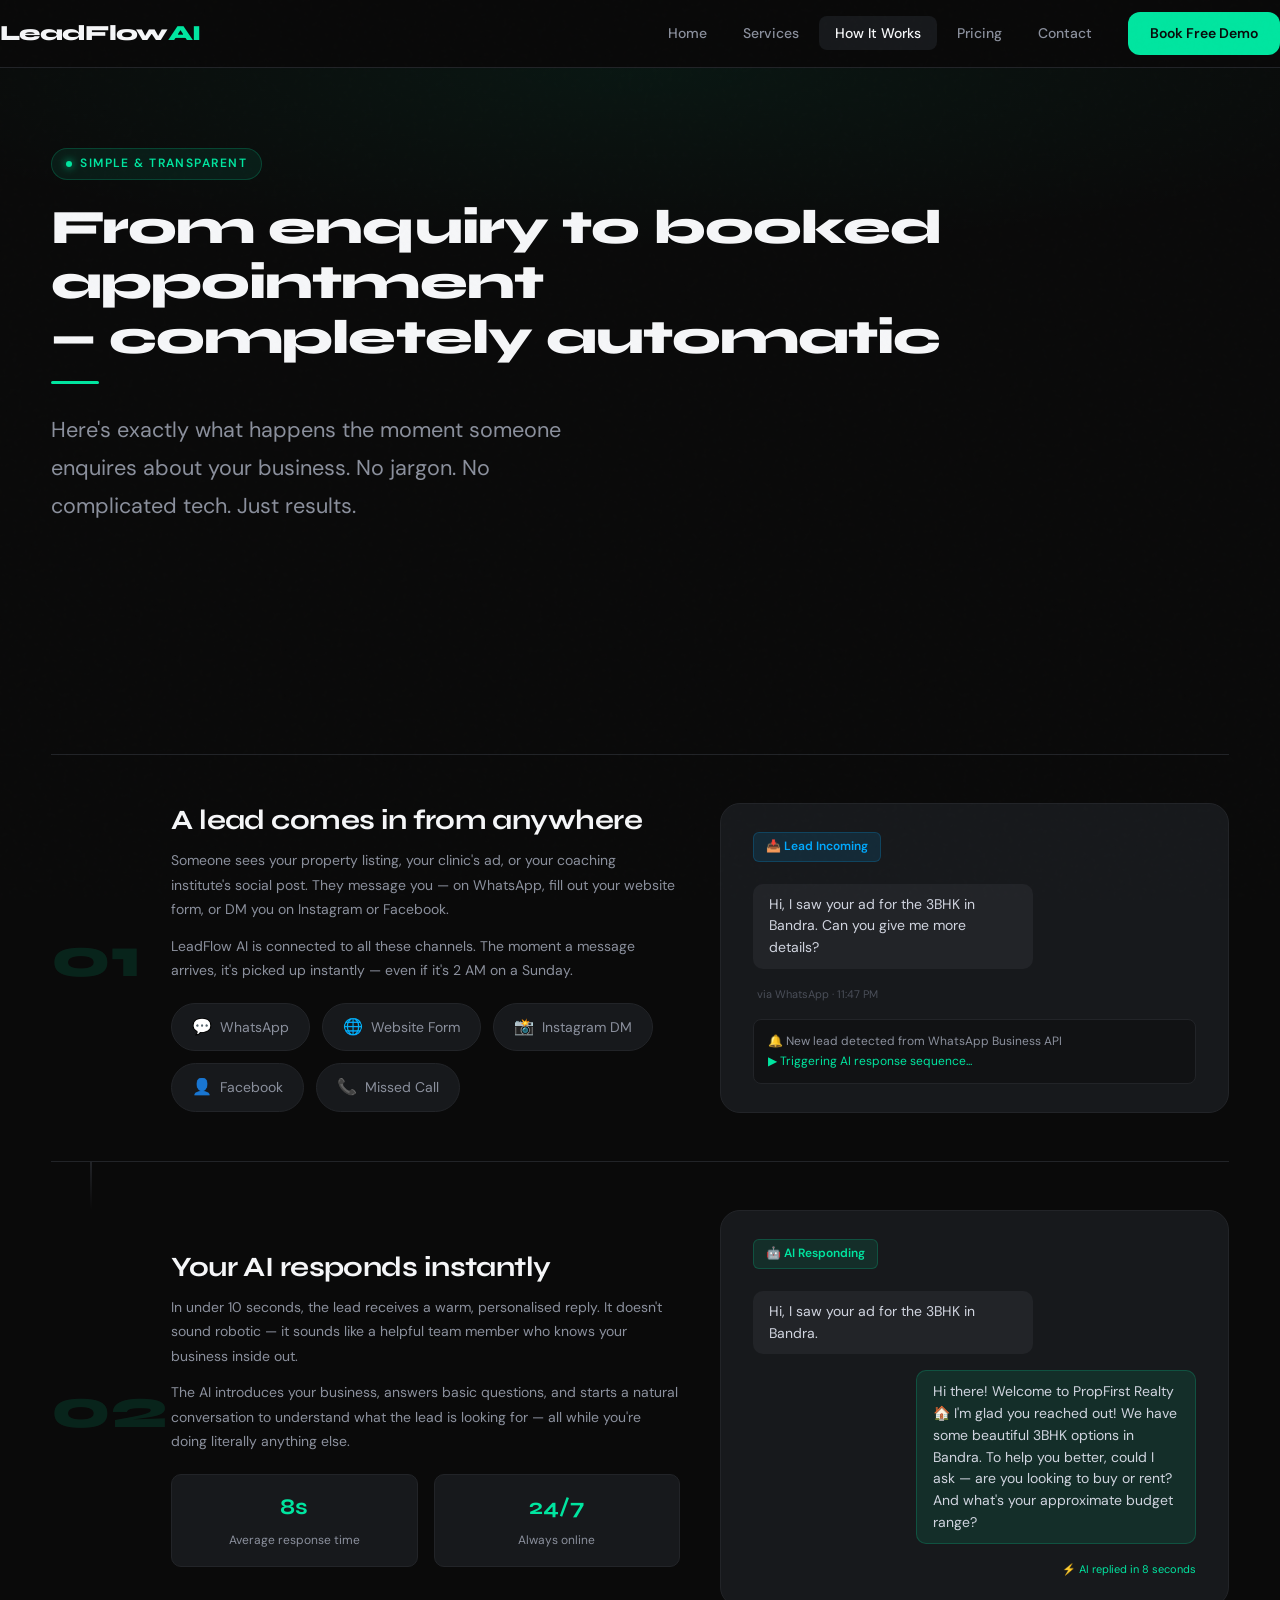
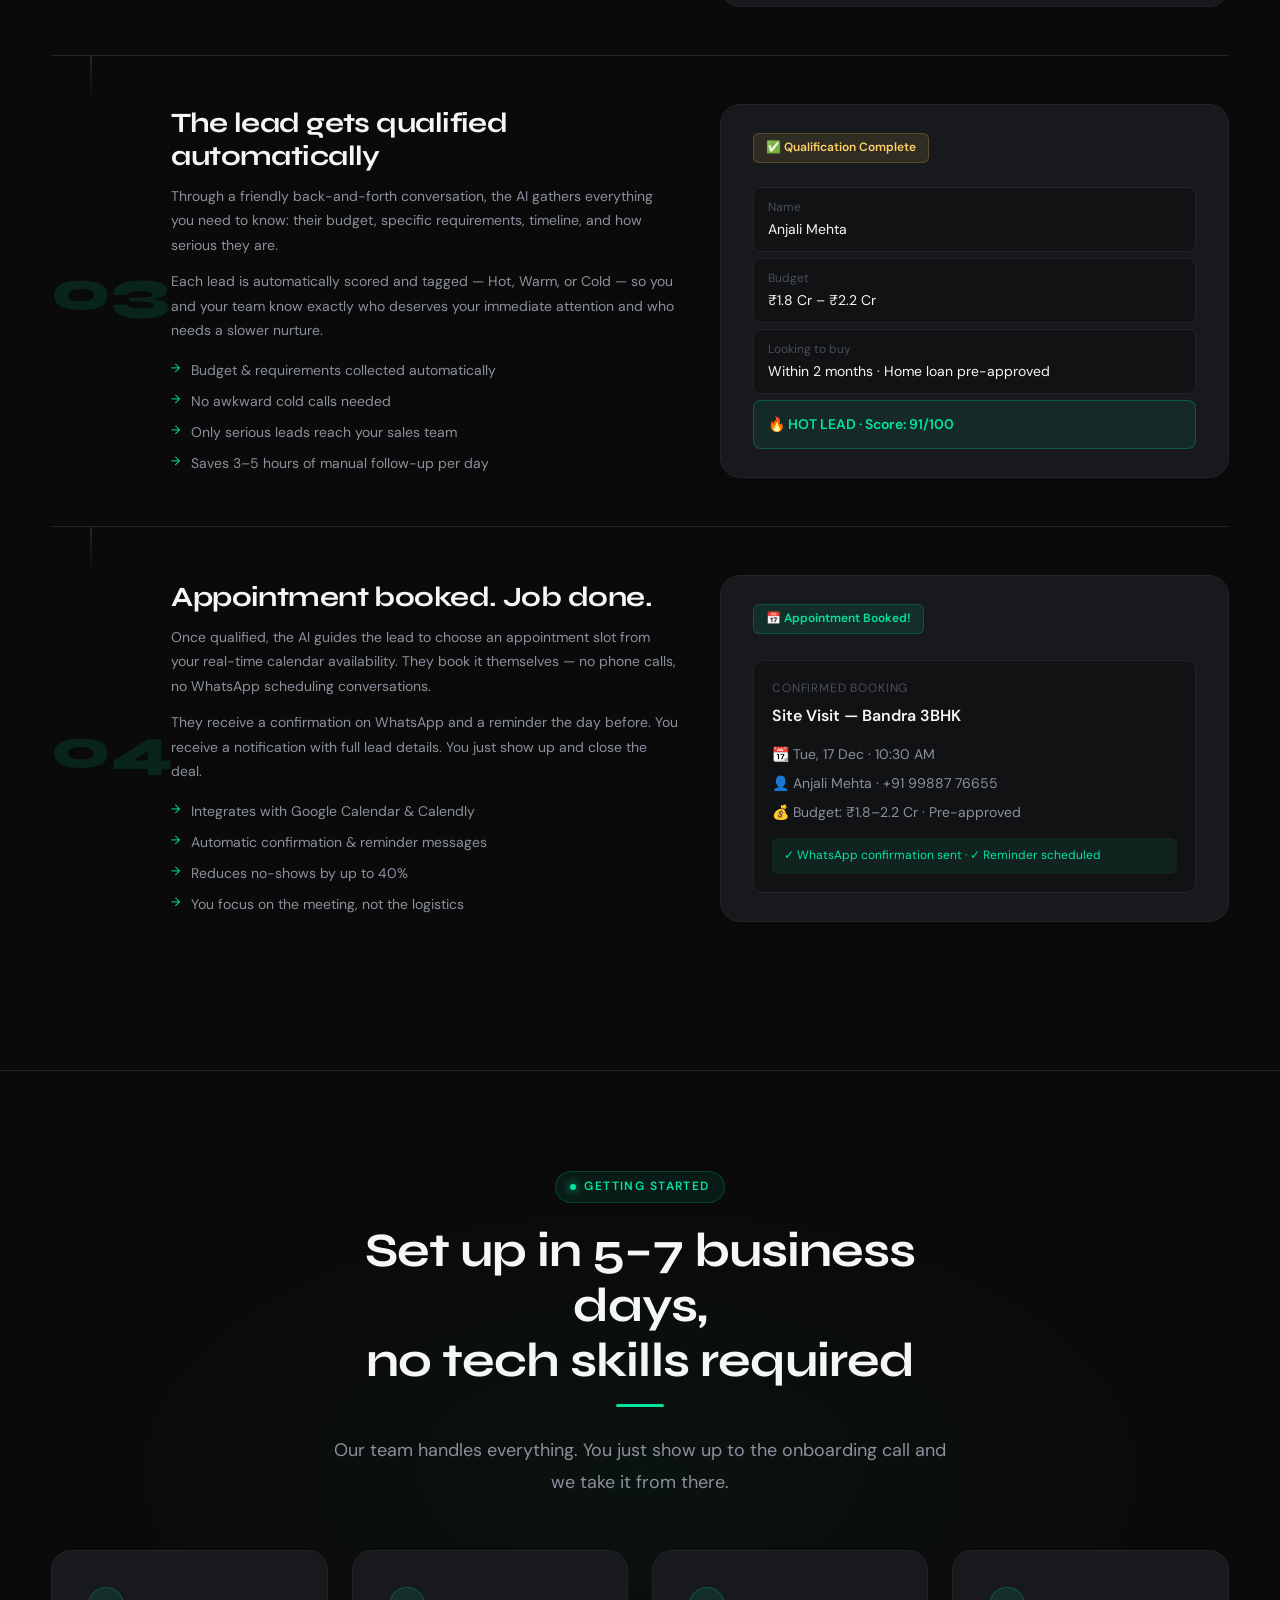
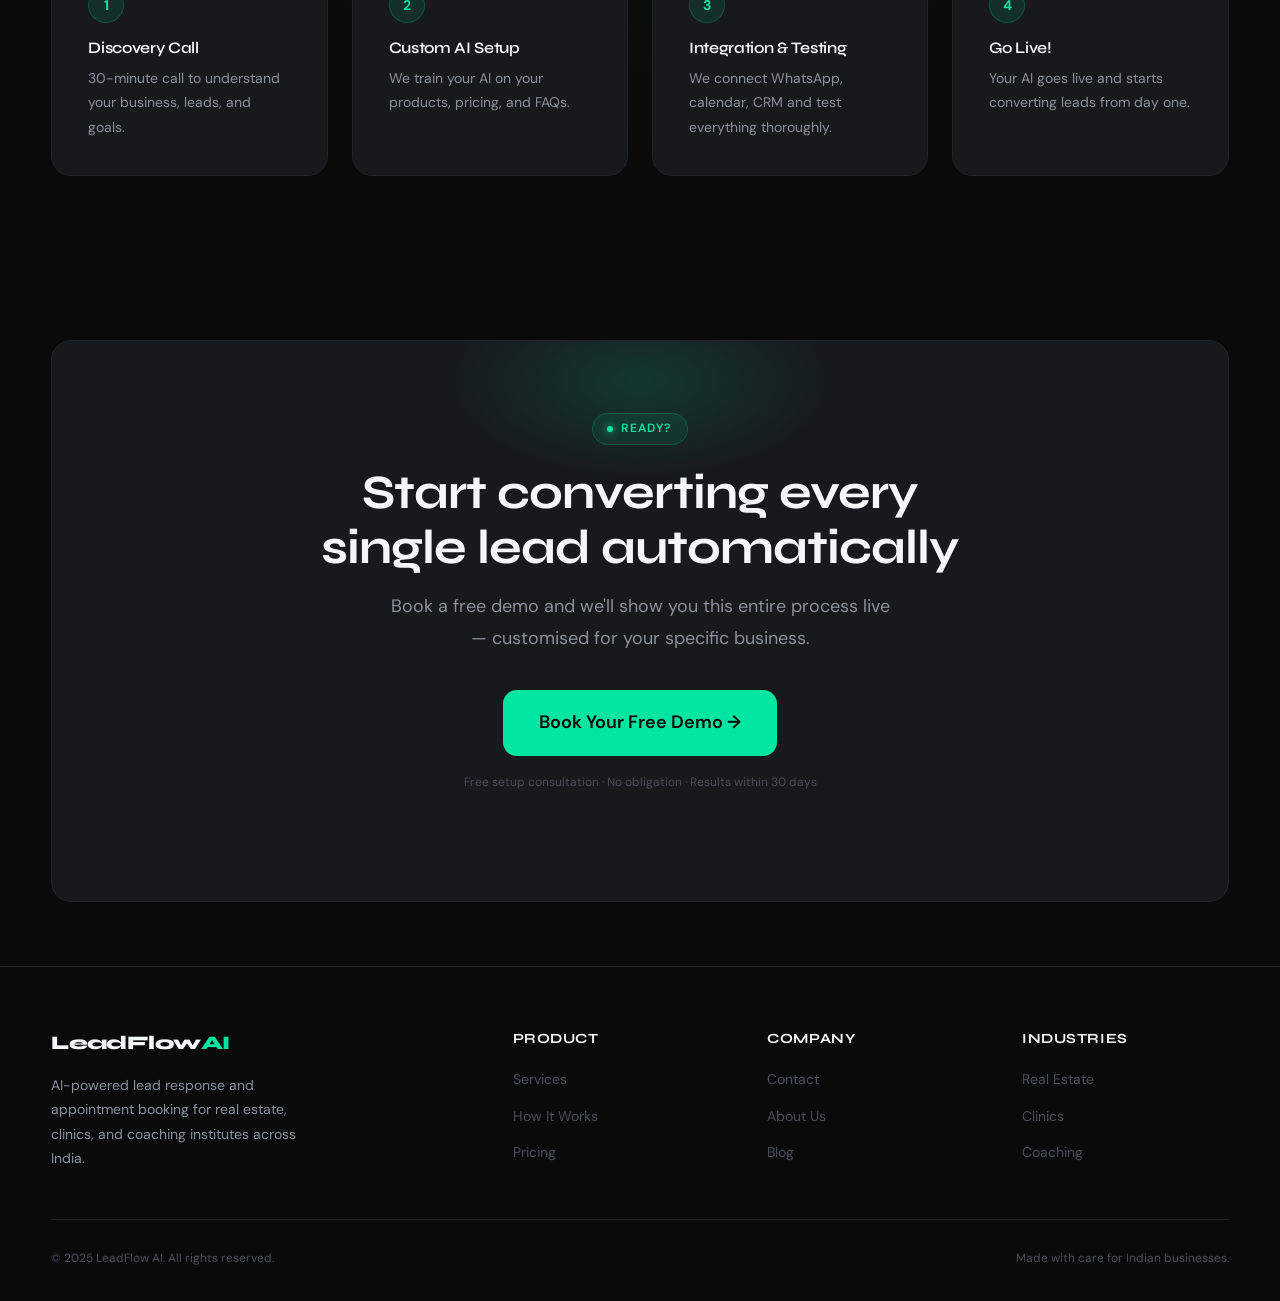
<file: how-it-works.html>
<!DOCTYPE html>
<html lang="en">
<head>
  <meta charset="UTF-8" />
  <meta name="viewport" content="width=device-width, initial-scale=1.0" />
  <title>How It Works — LeadFlow AI</title>
  <meta name="description" content="See exactly how LeadFlow AI turns enquiries into booked appointments — step by step." />
  <link rel="stylesheet" href="styles.css" />
</head>
<body>

  <!-- NAVIGATION -->
  <nav class="nav">
    <div class="container">
      <a href="index.html" class="nav-logo">LeadFlow<span>AI</span></a>
      <ul class="nav-links">
        <li><a href="index.html">Home</a></li>
        <li><a href="services.html">Services</a></li>
        <li><a href="how-it-works.html" class="active">How It Works</a></li>
        <li><a href="pricing.html">Pricing</a></li>
        <li><a href="contact.html">Contact</a></li>
      </ul>
      <a href="contact.html" class="btn btn-primary nav-cta">Book Free Demo</a>
      <button class="nav-toggle" id="navToggle" aria-label="Toggle menu">
        <span></span><span></span><span></span>
      </button>
    </div>
  </nav>
  <div class="nav-mobile" id="navMobile">
    <a href="index.html">Home</a>
    <a href="services.html">Services</a>
    <a href="how-it-works.html">How It Works</a>
    <a href="pricing.html">Pricing</a>
    <a href="contact.html">Contact</a>
    <a href="contact.html" class="btn btn-primary">Book Free Demo →</a>
  </div>

  <main>

    <!-- PAGE HERO -->
    <section class="page-hero hero-bg-radial section-sm">
      <div class="container page-hero-inner">
        <div class="eyebrow animate-fade-up">Simple &amp; Transparent</div>
        <h1 class="animate-fade-up delay-1">From enquiry to booked appointment<br>— completely automatic</h1>
        <div class="accent-line animate-fade-up delay-2"></div>
        <p class="animate-fade-up delay-3" style="max-width: 560px; font-size: var(--fs-lg);">
          Here's exactly what happens the moment someone enquires about your business. No jargon. No complicated tech. Just results.
        </p>
      </div>
    </section>

    <!-- ═══════════════════════════════════════════
         THE STEPS
    ══════════════════════════════════════════════ -->
    <section class="section">
      <div class="container">
        <div class="steps-container">

          <!-- STEP 1 -->
          <div class="step-row">
            <div class="step-number">01</div>
            <div class="step-content">
              <h3>A lead comes in from anywhere</h3>
              <p>Someone sees your property listing, your clinic's ad, or your coaching institute's social post. They message you — on WhatsApp, fill out your website form, or DM you on Instagram or Facebook.</p>
              <p style="margin-top: 12px;">LeadFlow AI is connected to all these channels. The moment a message arrives, it's picked up instantly — even if it's 2 AM on a Sunday.</p>
              <div style="margin-top: 20px;" class="industry-pills">
                <div class="industry-pill"><span>💬</span> WhatsApp</div>
                <div class="industry-pill"><span>🌐</span> Website Form</div>
                <div class="industry-pill"><span>📸</span> Instagram DM</div>
                <div class="industry-pill"><span>👤</span> Facebook</div>
                <div class="industry-pill"><span>📞</span> Missed Call</div>
              </div>
            </div>
            <div class="step-visual">
              <div class="step-tag tag-incoming">📥 Lead Incoming</div>
              <div class="chat-stack" style="margin-top: 10px;">
                <div class="chat-bubble bubble-lead">
                  Hi, I saw your ad for the 3BHK in Bandra. Can you give me more details?
                </div>
                <div style="font-size: 11px; color: var(--muted); margin-left: 4px;">via WhatsApp · 11:47 PM</div>
              </div>
              <div style="margin-top: 16px; padding: 12px 14px; background: var(--off); border-radius: 8px; border: 1px solid var(--border); font-size: var(--fs-xs); color: var(--dim);">
                🔔 New lead detected from WhatsApp Business API<br>
                <span style="color: var(--accent);">▶ Triggering AI response sequence...</span>
              </div>
            </div>
          </div>

          <!-- STEP 2 -->
          <div class="step-row">
            <div class="step-number">02</div>
            <div class="step-content">
              <h3>Your AI responds instantly</h3>
              <p>In under 10 seconds, the lead receives a warm, personalised reply. It doesn't sound robotic — it sounds like a helpful team member who knows your business inside out.</p>
              <p style="margin-top: 12px;">The AI introduces your business, answers basic questions, and starts a natural conversation to understand what the lead is looking for — all while you're doing literally anything else.</p>
              <div style="margin-top: 20px; display: flex; gap: 16px;">
                <div style="background: var(--surface); border: 1px solid var(--border); border-radius: 10px; padding: 14px 18px; flex: 1; text-align: center;">
                  <strong style="display: block; color: var(--accent); font-family:'Syne',sans-serif; font-size:1.4rem;">8s</strong>
                  <span style="font-size: var(--fs-xs); color: var(--dim);">Average response time</span>
                </div>
                <div style="background: var(--surface); border: 1px solid var(--border); border-radius: 10px; padding: 14px 18px; flex: 1; text-align: center;">
                  <strong style="display: block; color: var(--accent); font-family:'Syne',sans-serif; font-size:1.4rem;">24/7</strong>
                  <span style="font-size: var(--fs-xs); color: var(--dim);">Always online</span>
                </div>
              </div>
            </div>
            <div class="step-visual">
              <div class="step-tag tag-ai">🤖 AI Responding</div>
              <div class="chat-stack" style="margin-top: 10px;">
                <div class="chat-bubble bubble-lead">Hi, I saw your ad for the 3BHK in Bandra.</div>
                <div class="chat-bubble bubble-ai">
                  Hi there! Welcome to PropFirst Realty 🏠 I'm glad you reached out! We have some beautiful 3BHK options in Bandra. To help you better, could I ask — are you looking to buy or rent? And what's your approximate budget range?
                </div>
                <div style="font-size: 11px; color: var(--accent); text-align: right;">⚡ AI replied in 8 seconds</div>
              </div>
            </div>
          </div>

          <!-- STEP 3 -->
          <div class="step-row">
            <div class="step-number">03</div>
            <div class="step-content">
              <h3>The lead gets qualified automatically</h3>
              <p>Through a friendly back-and-forth conversation, the AI gathers everything you need to know: their budget, specific requirements, timeline, and how serious they are.</p>
              <p style="margin-top: 12px;">Each lead is automatically scored and tagged — Hot, Warm, or Cold — so you and your team know exactly who deserves your immediate attention and who needs a slower nurture.</p>
              <ul class="service-bullets" style="margin-top: 16px;">
                <li>Budget &amp; requirements collected automatically</li>
                <li>No awkward cold calls needed</li>
                <li>Only serious leads reach your sales team</li>
                <li>Saves 3–5 hours of manual follow-up per day</li>
              </ul>
            </div>
            <div class="step-visual">
              <div class="step-tag tag-qualify">✅ Qualification Complete</div>
              <div style="margin-top: 12px; display: flex; flex-direction: column; gap: 6px;">
                <div style="padding: 10px 14px; background: var(--off); border-radius: 8px; border: 1px solid var(--border);">
                  <div style="font-size: var(--fs-xs); color: var(--muted);">Name</div>
                  <div style="font-size: var(--fs-sm); color: var(--white);">Anjali Mehta</div>
                </div>
                <div style="padding: 10px 14px; background: var(--off); border-radius: 8px; border: 1px solid var(--border);">
                  <div style="font-size: var(--fs-xs); color: var(--muted);">Budget</div>
                  <div style="font-size: var(--fs-sm); color: var(--white);">₹1.8 Cr – ₹2.2 Cr</div>
                </div>
                <div style="padding: 10px 14px; background: var(--off); border-radius: 8px; border: 1px solid var(--border);">
                  <div style="font-size: var(--fs-xs); color: var(--muted);">Looking to buy</div>
                  <div style="font-size: var(--fs-sm); color: var(--white);">Within 2 months · Home loan pre-approved</div>
                </div>
                <div style="padding: 12px 14px; background: rgba(0,229,160,0.08); border: 1px solid rgba(0,229,160,0.25); border-radius: 8px; display: flex; justify-content: space-between; align-items: center;">
                  <span style="font-size: var(--fs-sm); color: var(--accent); font-weight: 600;">🔥 HOT LEAD · Score: 91/100</span>
                </div>
              </div>
            </div>
          </div>

          <!-- STEP 4 -->
          <div class="step-row">
            <div class="step-number">04</div>
            <div class="step-content">
              <h3>Appointment booked. Job done.</h3>
              <p>Once qualified, the AI guides the lead to choose an appointment slot from your real-time calendar availability. They book it themselves — no phone calls, no WhatsApp scheduling conversations.</p>
              <p style="margin-top: 12px;">They receive a confirmation on WhatsApp and a reminder the day before. You receive a notification with full lead details. You just show up and close the deal.</p>
              <ul class="service-bullets" style="margin-top: 16px;">
                <li>Integrates with Google Calendar &amp; Calendly</li>
                <li>Automatic confirmation &amp; reminder messages</li>
                <li>Reduces no-shows by up to 40%</li>
                <li>You focus on the meeting, not the logistics</li>
              </ul>
            </div>
            <div class="step-visual">
              <div class="step-tag tag-booked">📅 Appointment Booked!</div>
              <div style="margin-top: 14px; padding: 18px; background: var(--off); border-radius: 10px; border: 1px solid var(--border);">
                <div style="font-size: var(--fs-xs); color: var(--muted); margin-bottom: 4px; text-transform: uppercase; letter-spacing: 0.07em;">Confirmed Booking</div>
                <div style="font-size: var(--fs-base); color: var(--white); font-weight: 600; margin-bottom: 14px;">Site Visit — Bandra 3BHK</div>
                <div style="display: flex; flex-direction: column; gap: 6px;">
                  <div style="font-size: var(--fs-sm); color: var(--dim); display:flex; gap:10px;">📆 Tue, 17 Dec · 10:30 AM</div>
                  <div style="font-size: var(--fs-sm); color: var(--dim); display:flex; gap:10px;">👤 Anjali Mehta · +91 99887 76655</div>
                  <div style="font-size: var(--fs-sm); color: var(--dim); display:flex; gap:10px;">💰 Budget: ₹1.8–2.2 Cr · Pre-approved</div>
                </div>
                <div style="margin-top: 14px; font-size: var(--fs-xs); color: var(--accent); padding: 8px 12px; background: rgba(0,229,160,0.08); border-radius: 6px;">
                  ✓ WhatsApp confirmation sent · ✓ Reminder scheduled
                </div>
              </div>
            </div>
          </div>

        </div>
      </div>
    </section>

    <!-- ═══════════════════════════════════════════
         ONBOARDING PROCESS
    ══════════════════════════════════════════════ -->
    <section class="section" style="border-top: 1px solid var(--border); background: radial-gradient(ellipse 60% 50% at 50% 50%, rgba(0,229,160,0.04) 0%, transparent 70%);">
      <div class="container">
        <div class="section-header center text-center">
          <div class="eyebrow">Getting Started</div>
          <h2>Set up in 5–7 business days,<br>no tech skills required</h2>
          <div class="accent-line accent-line-center"></div>
          <p>Our team handles everything. You just show up to the onboarding call and we take it from there.</p>
        </div>

        <div class="grid-4" style="margin-top: 52px;">
          <div class="card">
            <div style="width: 36px; height: 36px; background: rgba(0,229,160,0.1); border: 1px solid rgba(0,229,160,0.2); border-radius: 50%; display:flex; align-items:center; justify-content:center; color: var(--accent); font-weight:700; font-size:var(--fs-sm); margin-bottom:16px;">1</div>
            <h4 style="font-size: var(--fs-base); margin-bottom: 8px;">Discovery Call</h4>
            <p style="font-size: var(--fs-sm);">30-minute call to understand your business, leads, and goals.</p>
          </div>
          <div class="card">
            <div style="width: 36px; height: 36px; background: rgba(0,229,160,0.1); border: 1px solid rgba(0,229,160,0.2); border-radius: 50%; display:flex; align-items:center; justify-content:center; color: var(--accent); font-weight:700; font-size:var(--fs-sm); margin-bottom:16px;">2</div>
            <h4 style="font-size: var(--fs-base); margin-bottom: 8px;">Custom AI Setup</h4>
            <p style="font-size: var(--fs-sm);">We train your AI on your products, pricing, and FAQs.</p>
          </div>
          <div class="card">
            <div style="width: 36px; height: 36px; background: rgba(0,229,160,0.1); border: 1px solid rgba(0,229,160,0.2); border-radius: 50%; display:flex; align-items:center; justify-content:center; color: var(--accent); font-weight:700; font-size:var(--fs-sm); margin-bottom:16px;">3</div>
            <h4 style="font-size: var(--fs-base); margin-bottom: 8px;">Integration &amp; Testing</h4>
            <p style="font-size: var(--fs-sm);">We connect WhatsApp, calendar, CRM and test everything thoroughly.</p>
          </div>
          <div class="card">
            <div style="width: 36px; height: 36px; background: rgba(0,229,160,0.1); border: 1px solid rgba(0,229,160,0.2); border-radius: 50%; display:flex; align-items:center; justify-content:center; color: var(--accent); font-weight:700; font-size:var(--fs-sm); margin-bottom:16px;">4</div>
            <h4 style="font-size: var(--fs-base); margin-bottom: 8px;">Go Live!</h4>
            <p style="font-size: var(--fs-sm);">Your AI goes live and starts converting leads from day one.</p>
          </div>
        </div>
      </div>
    </section>

    <!-- FINAL CTA -->
    <section class="section-sm">
      <div class="container">
        <div class="cta-banner">
          <div class="eyebrow" style="justify-content: center;">Ready?</div>
          <h2>Start converting every<br>single lead automatically</h2>
          <p>Book a free demo and we'll show you this entire process live — customised for your specific business.</p>
          <a href="contact.html" class="btn btn-primary btn-lg">Book Your Free Demo →</a>
          <p style="margin-top: 16px; font-size: var(--fs-xs); color: var(--muted);">Free setup consultation · No obligation · Results within 30 days</p>
        </div>
      </div>
    </section>

  </main>

  <!-- FOOTER -->
  <footer class="footer">
    <div class="container">
      <div class="footer-top">
        <div class="footer-brand">
          <a href="index.html" class="nav-logo">LeadFlow<span>AI</span></a>
          <p>AI-powered lead response and appointment booking for real estate, clinics, and coaching institutes across India.</p>
        </div>
        <div class="footer-col">
          <h5>Product</h5>
          <ul>
            <li><a href="services.html">Services</a></li>
            <li><a href="how-it-works.html">How It Works</a></li>
            <li><a href="pricing.html">Pricing</a></li>
          </ul>
        </div>
        <div class="footer-col">
          <h5>Company</h5>
          <ul>
            <li><a href="contact.html">Contact</a></li>
            <li><a href="#">About Us</a></li>
            <li><a href="#">Blog</a></li>
          </ul>
        </div>
        <div class="footer-col">
          <h5>Industries</h5>
          <ul>
            <li><a href="#">Real Estate</a></li>
            <li><a href="#">Clinics</a></li>
            <li><a href="#">Coaching</a></li>
          </ul>
        </div>
      </div>
      <div class="footer-bottom">
        <p>© 2025 LeadFlow AI. All rights reserved.</p>
        <p>Made with care for Indian businesses.</p>
      </div>
    </div>
  </footer>

  <script src="main.js"></script>
</body>
</html>
</file>
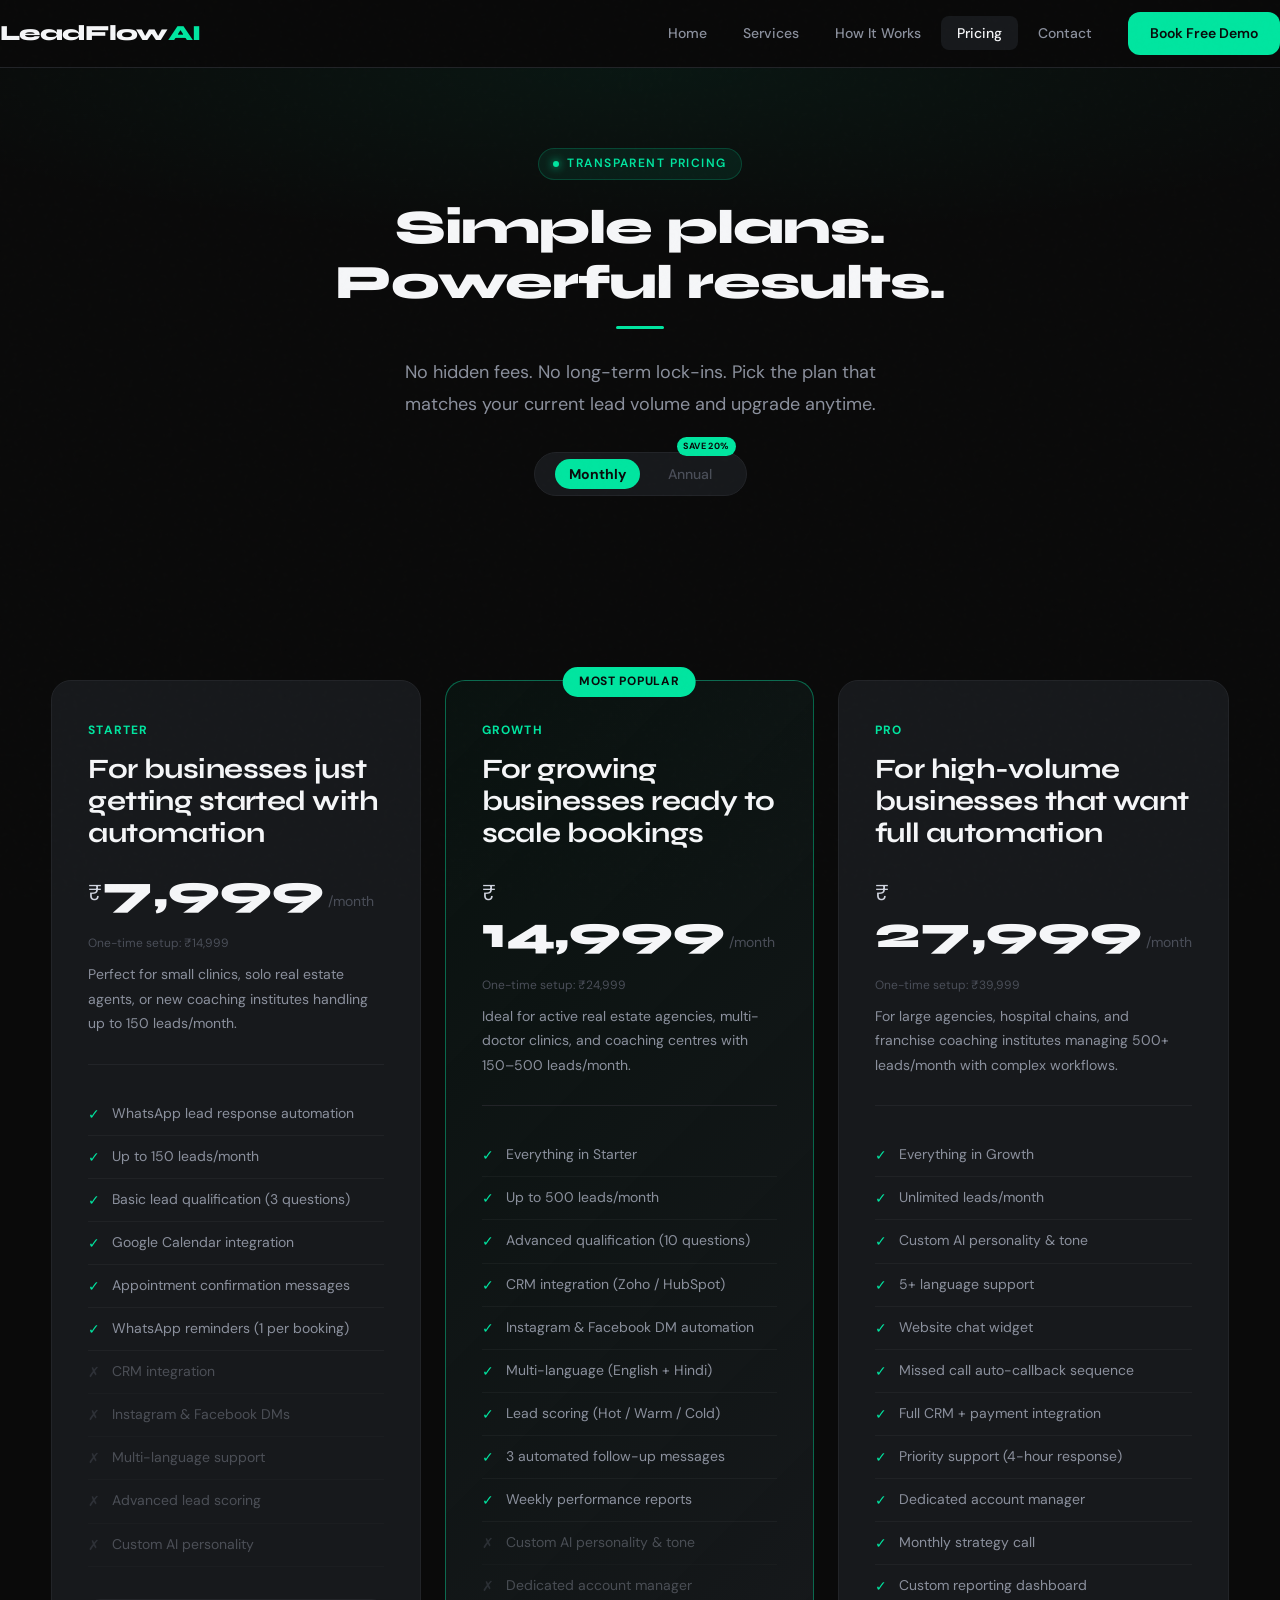
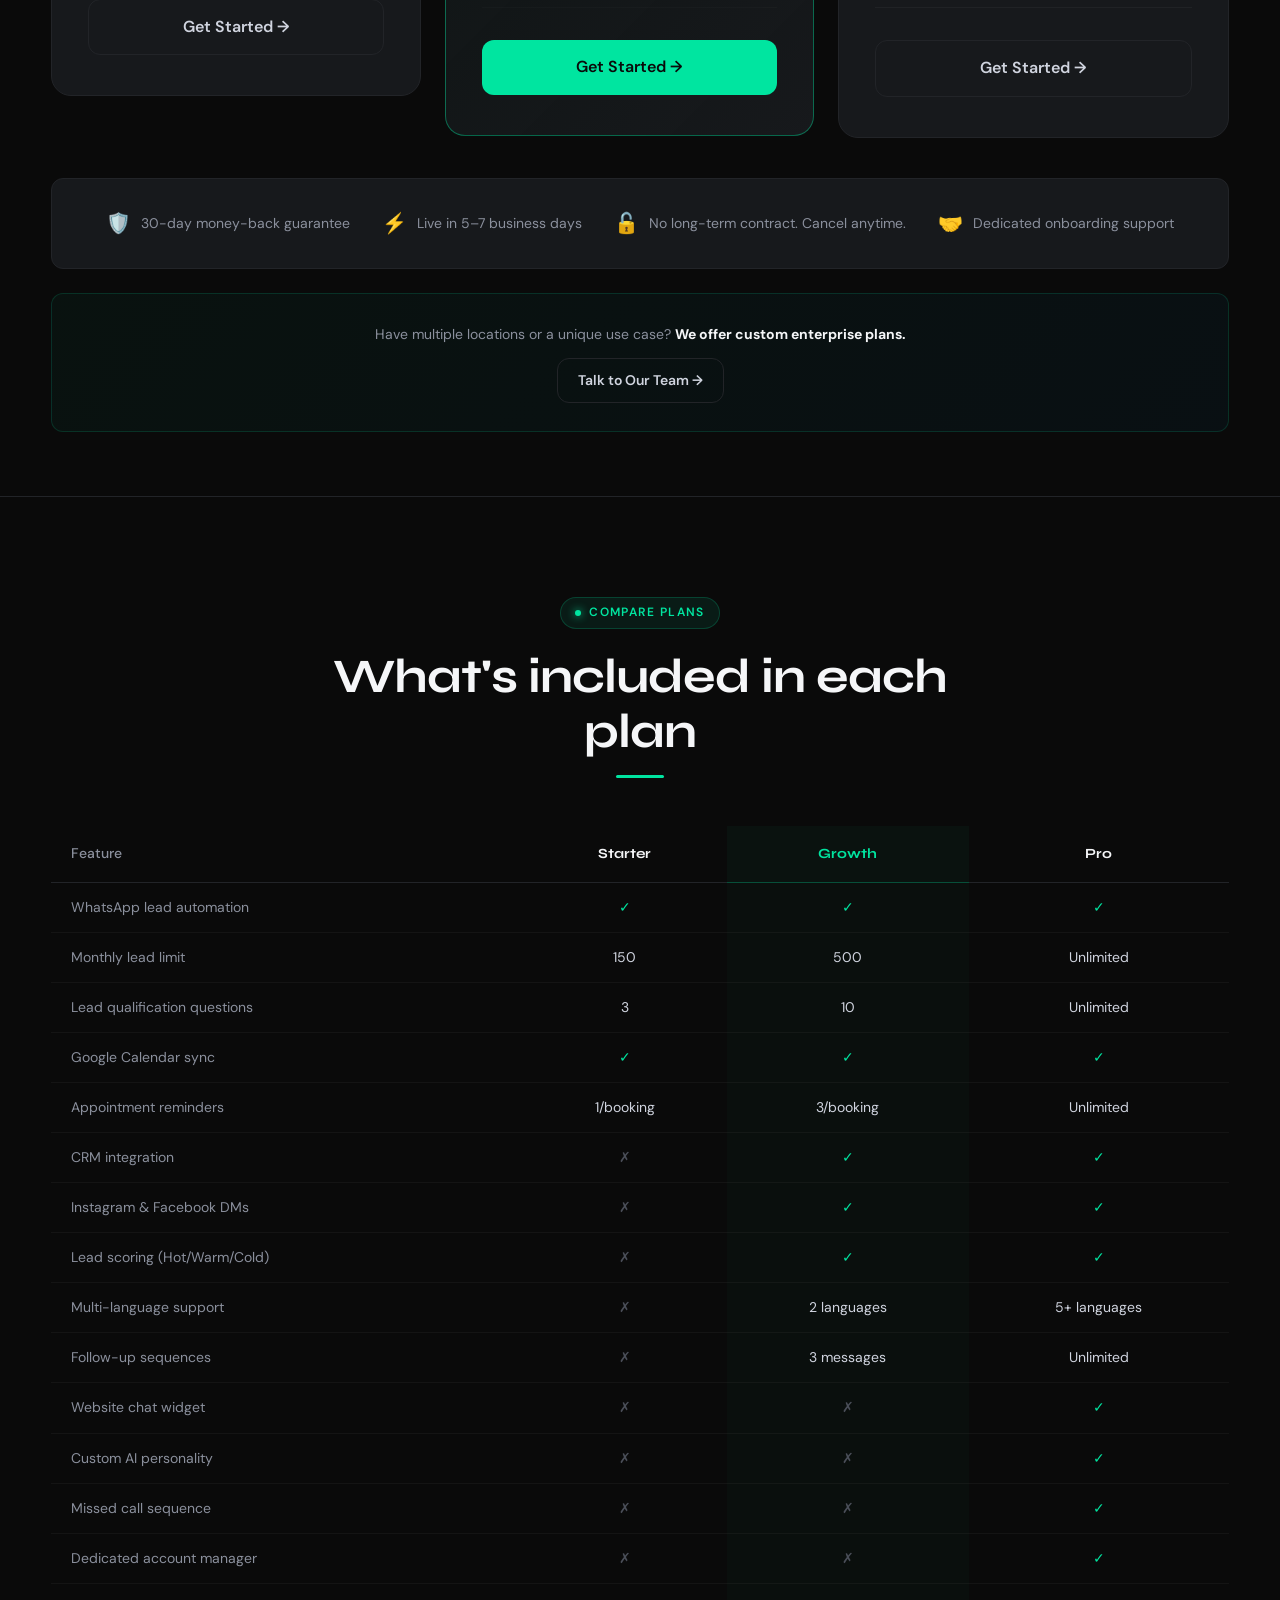
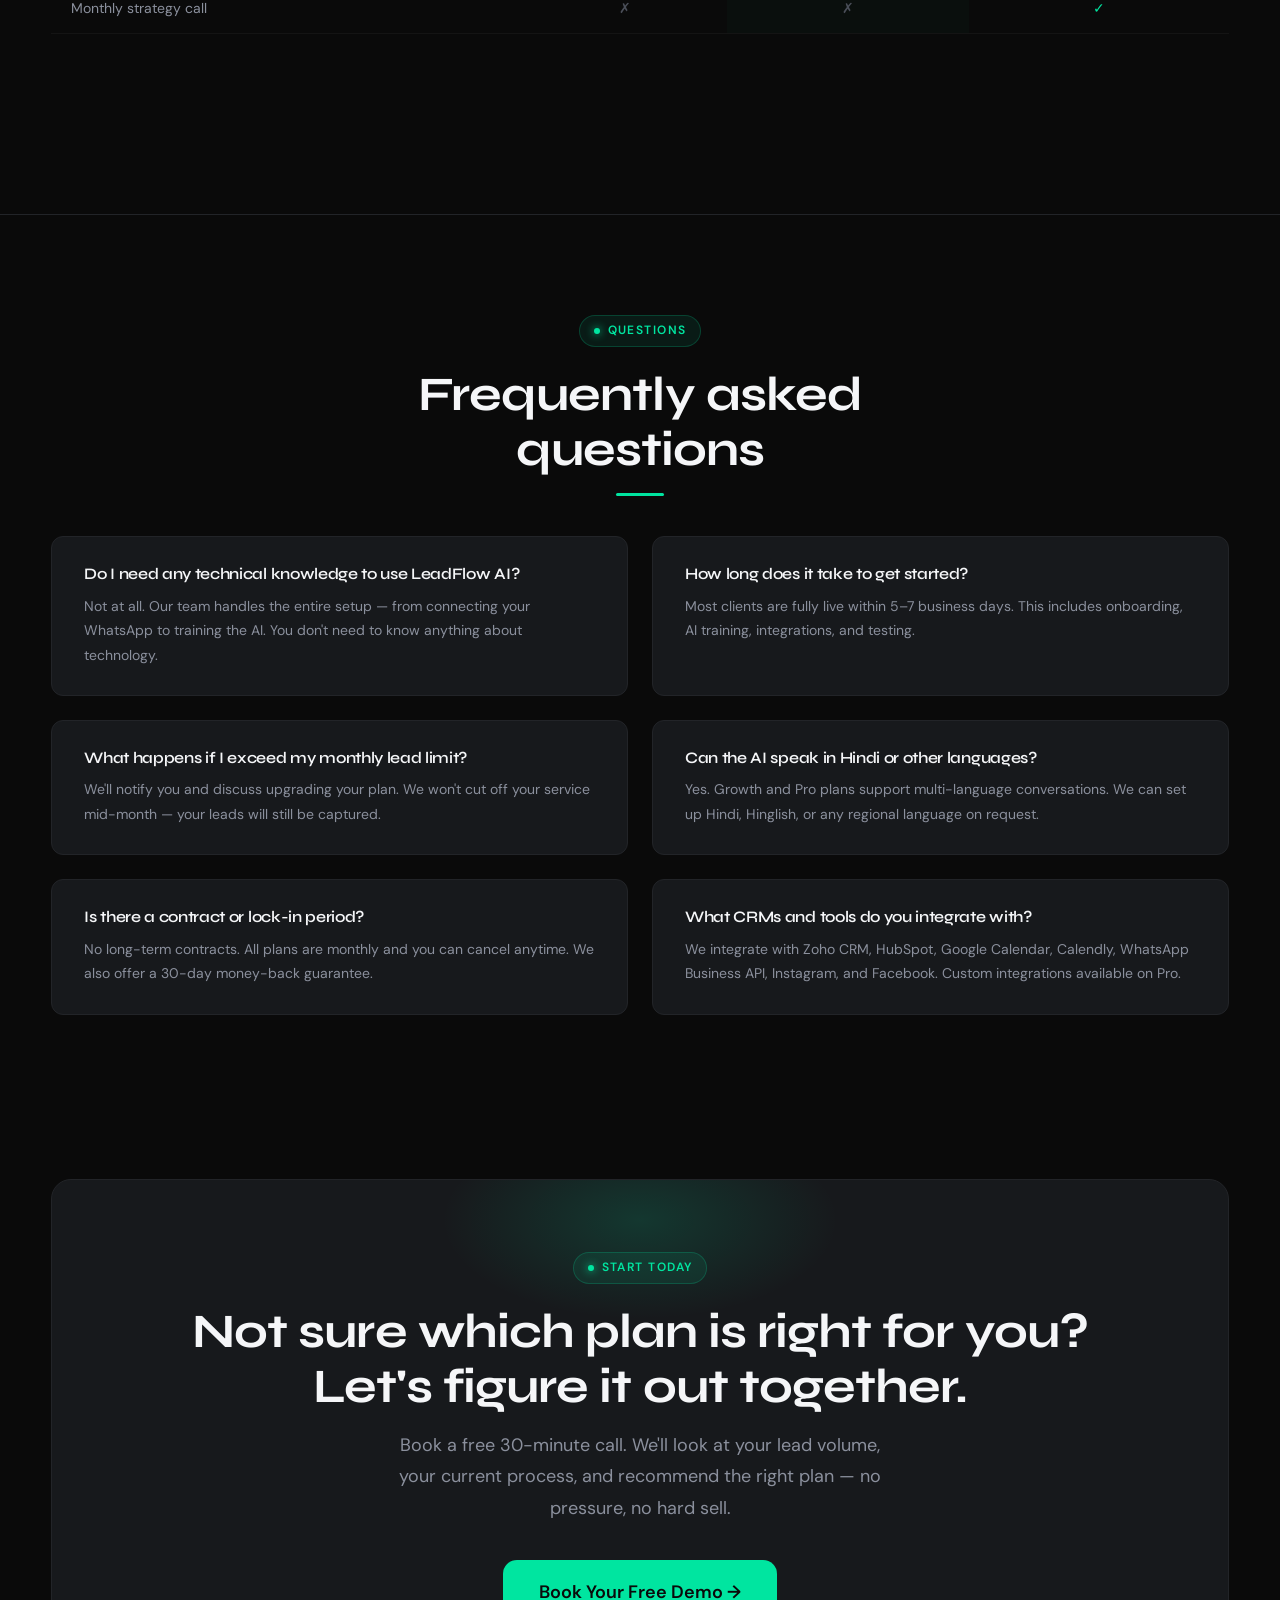
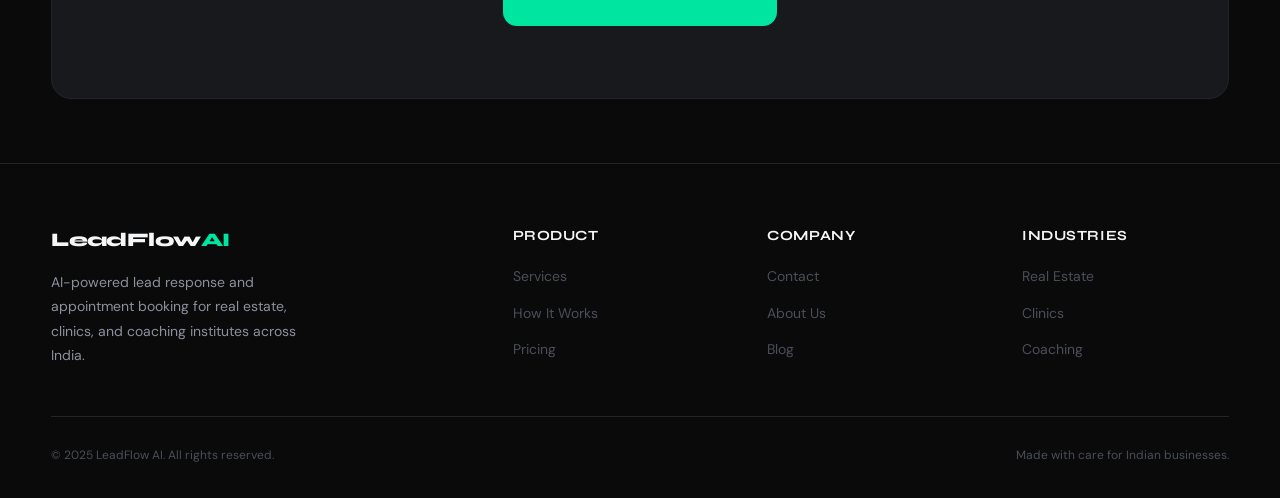
<file: pricing.html>
<!DOCTYPE html>
<html lang="en">
<head>
  <meta charset="UTF-8" />
  <meta name="viewport" content="width=device-width, initial-scale=1.0" />
  <title>Pricing — LeadFlow AI</title>
  <meta name="description" content="Simple, transparent pricing for LeadFlow AI. Starter, Growth, and Pro plans for service businesses." />
  <link rel="stylesheet" href="styles.css" />
</head>
<body>

  <!-- NAVIGATION -->
  <nav class="nav">
    <div class="container">
      <a href="index.html" class="nav-logo">LeadFlow<span>AI</span></a>
      <ul class="nav-links">
        <li><a href="index.html">Home</a></li>
        <li><a href="services.html">Services</a></li>
        <li><a href="how-it-works.html">How It Works</a></li>
        <li><a href="pricing.html" class="active">Pricing</a></li>
        <li><a href="contact.html">Contact</a></li>
      </ul>
      <a href="contact.html" class="btn btn-primary nav-cta">Book Free Demo</a>
      <button class="nav-toggle" id="navToggle" aria-label="Toggle menu">
        <span></span><span></span><span></span>
      </button>
    </div>
  </nav>
  <div class="nav-mobile" id="navMobile">
    <a href="index.html">Home</a>
    <a href="services.html">Services</a>
    <a href="how-it-works.html">How It Works</a>
    <a href="pricing.html">Pricing</a>
    <a href="contact.html">Contact</a>
    <a href="contact.html" class="btn btn-primary">Book Free Demo →</a>
  </div>

  <main>

    <!-- PAGE HERO -->
    <section class="page-hero hero-bg-radial section-sm">
      <div class="container page-hero-inner text-center">
        <div class="eyebrow animate-fade-up" style="justify-content: center;">Transparent Pricing</div>
        <h1 class="animate-fade-up delay-1" style="font-size: var(--fs-3xl);">Simple plans.<br>Powerful results.</h1>
        <div class="accent-line accent-line-center animate-fade-up delay-2"></div>
        <p class="animate-fade-up delay-3" style="max-width: 500px; margin-inline: auto; font-size: var(--fs-md);">
          No hidden fees. No long-term lock-ins. Pick the plan that matches your current lead volume and upgrade anytime.
        </p>
        <!-- Toggle -->
        <div style="margin-top: 32px; display: inline-flex; align-items: center; gap: 14px; background: var(--surface); border: 1px solid var(--border); border-radius: 999px; padding: 6px 20px;" class="animate-fade-up delay-4">
          <button id="billMonthly" class="billing-toggle active" onclick="switchBilling('monthly')">Monthly</button>
          <div style="position:relative;">
            <button id="billAnnual" class="billing-toggle" onclick="switchBilling('annual')">Annual</button>
            <span style="position:absolute; top:-22px; right:-10px; background:var(--accent); color:var(--black); font-size:9px; font-weight:700; padding:2px 6px; border-radius:999px; white-space:nowrap; letter-spacing:0.04em;">SAVE 20%</span>
          </div>
        </div>
      </div>
    </section>

    <!-- ═══════════════════════════════════════════
         PRICING GRID
    ══════════════════════════════════════════════ -->
    <section class="section-sm">
      <div class="container">
        <div class="pricing-grid">

          <!-- STARTER -->
          <div class="pricing-card">
            <div class="pricing-tier">Starter</div>
            <h3 style="margin-bottom: 0;">For businesses just getting started with automation</h3>
            <div class="pricing-price">
              <span class="currency">₹</span><span class="amount price-val" data-monthly="7,999" data-annual="6,399">7,999</span><span class="period">/month</span>
            </div>
            <div class="pricing-setup setup-val" data-monthly="One-time setup: ₹14,999" data-annual="One-time setup: ₹14,999">One-time setup: ₹14,999</div>
            <p class="pricing-desc">Perfect for small clinics, solo real estate agents, or new coaching institutes handling up to 150 leads/month.</p>
            <div class="pricing-features">
              <div class="pricing-feature"><span class="check">✓</span> WhatsApp lead response automation</div>
              <div class="pricing-feature"><span class="check">✓</span> Up to 150 leads/month</div>
              <div class="pricing-feature"><span class="check">✓</span> Basic lead qualification (3 questions)</div>
              <div class="pricing-feature"><span class="check">✓</span> Google Calendar integration</div>
              <div class="pricing-feature"><span class="check">✓</span> Appointment confirmation messages</div>
              <div class="pricing-feature"><span class="check">✓</span> WhatsApp reminders (1 per booking)</div>
              <div class="pricing-feature na"><span class="cross">✗</span> CRM integration</div>
              <div class="pricing-feature na"><span class="cross">✗</span> Instagram &amp; Facebook DMs</div>
              <div class="pricing-feature na"><span class="cross">✗</span> Multi-language support</div>
              <div class="pricing-feature na"><span class="cross">✗</span> Advanced lead scoring</div>
              <div class="pricing-feature na"><span class="cross">✗</span> Custom AI personality</div>
            </div>
            <a href="contact.html" class="btn btn-outline" style="width:100%; justify-content:center;">Get Started →</a>
          </div>

          <!-- GROWTH (FEATURED) -->
          <div class="pricing-card featured">
            <div class="pricing-tier">Growth</div>
            <h3 style="margin-bottom: 0;">For growing businesses ready to scale bookings</h3>
            <div class="pricing-price">
              <span class="currency">₹</span><span class="amount price-val" data-monthly="14,999" data-annual="11,999">14,999</span><span class="period">/month</span>
            </div>
            <div class="pricing-setup setup-val" data-monthly="One-time setup: ₹24,999" data-annual="One-time setup: ₹24,999">One-time setup: ₹24,999</div>
            <p class="pricing-desc">Ideal for active real estate agencies, multi-doctor clinics, and coaching centres with 150–500 leads/month.</p>
            <div class="pricing-features">
              <div class="pricing-feature"><span class="check">✓</span> Everything in Starter</div>
              <div class="pricing-feature"><span class="check">✓</span> Up to 500 leads/month</div>
              <div class="pricing-feature"><span class="check">✓</span> Advanced qualification (10 questions)</div>
              <div class="pricing-feature"><span class="check">✓</span> CRM integration (Zoho / HubSpot)</div>
              <div class="pricing-feature"><span class="check">✓</span> Instagram &amp; Facebook DM automation</div>
              <div class="pricing-feature"><span class="check">✓</span> Multi-language (English + Hindi)</div>
              <div class="pricing-feature"><span class="check">✓</span> Lead scoring (Hot / Warm / Cold)</div>
              <div class="pricing-feature"><span class="check">✓</span> 3 automated follow-up messages</div>
              <div class="pricing-feature"><span class="check">✓</span> Weekly performance reports</div>
              <div class="pricing-feature na"><span class="cross">✗</span> Custom AI personality &amp; tone</div>
              <div class="pricing-feature na"><span class="cross">✗</span> Dedicated account manager</div>
            </div>
            <a href="contact.html" class="btn btn-primary" style="width:100%; justify-content:center;">Get Started →</a>
          </div>

          <!-- PRO -->
          <div class="pricing-card">
            <div class="pricing-tier">Pro</div>
            <h3 style="margin-bottom: 0;">For high-volume businesses that want full automation</h3>
            <div class="pricing-price">
              <span class="currency">₹</span><span class="amount price-val" data-monthly="27,999" data-annual="22,399">27,999</span><span class="period">/month</span>
            </div>
            <div class="pricing-setup setup-val" data-monthly="One-time setup: ₹39,999" data-annual="One-time setup: ₹39,999">One-time setup: ₹39,999</div>
            <p class="pricing-desc">For large agencies, hospital chains, and franchise coaching institutes managing 500+ leads/month with complex workflows.</p>
            <div class="pricing-features">
              <div class="pricing-feature"><span class="check">✓</span> Everything in Growth</div>
              <div class="pricing-feature"><span class="check">✓</span> Unlimited leads/month</div>
              <div class="pricing-feature"><span class="check">✓</span> Custom AI personality &amp; tone</div>
              <div class="pricing-feature"><span class="check">✓</span> 5+ language support</div>
              <div class="pricing-feature"><span class="check">✓</span> Website chat widget</div>
              <div class="pricing-feature"><span class="check">✓</span> Missed call auto-callback sequence</div>
              <div class="pricing-feature"><span class="check">✓</span> Full CRM + payment integration</div>
              <div class="pricing-feature"><span class="check">✓</span> Priority support (4-hour response)</div>
              <div class="pricing-feature"><span class="check">✓</span> Dedicated account manager</div>
              <div class="pricing-feature"><span class="check">✓</span> Monthly strategy call</div>
              <div class="pricing-feature"><span class="check">✓</span> Custom reporting dashboard</div>
            </div>
            <a href="contact.html" class="btn btn-outline" style="width:100%; justify-content:center;">Get Started →</a>
          </div>

        </div>

        <!-- Guarantee strip -->
        <div style="margin-top: 40px; text-align: center; display: flex; align-items: center; justify-content: center; gap: 32px; flex-wrap: wrap; padding: 28px; background: var(--surface); border: 1px solid var(--border); border-radius: var(--radius);">
          <div style="display:flex; align-items:center; gap:10px;">
            <span style="font-size:20px;">🛡️</span>
            <span style="font-size: var(--fs-sm); color: var(--dim);">30-day money-back guarantee</span>
          </div>
          <div style="display:flex; align-items:center; gap:10px;">
            <span style="font-size:20px;">⚡</span>
            <span style="font-size: var(--fs-sm); color: var(--dim);">Live in 5–7 business days</span>
          </div>
          <div style="display:flex; align-items:center; gap:10px;">
            <span style="font-size:20px;">🔓</span>
            <span style="font-size: var(--fs-sm); color: var(--dim);">No long-term contract. Cancel anytime.</span>
          </div>
          <div style="display:flex; align-items:center; gap:10px;">
            <span style="font-size:20px;">🤝</span>
            <span style="font-size: var(--fs-sm); color: var(--dim);">Dedicated onboarding support</span>
          </div>
        </div>

        <!-- Enterprise CTA -->
        <div style="margin-top: 24px; text-align: center; padding: 28px; background: linear-gradient(135deg, rgba(0,229,160,0.04) 0%, rgba(0,170,255,0.04) 100%); border: 1px solid rgba(0,229,160,0.15); border-radius: var(--radius);">
          <p style="font-size: var(--fs-sm); margin-bottom: 12px;">Have multiple locations or a unique use case? <strong style="color: var(--white);">We offer custom enterprise plans.</strong></p>
          <a href="contact.html" class="btn btn-outline btn-sm">Talk to Our Team →</a>
        </div>
      </div>
    </section>

    <!-- ═══════════════════════════════════════════
         COMPARISON TABLE
    ══════════════════════════════════════════════ -->
    <section class="section" style="border-top: 1px solid var(--border);">
      <div class="container">
        <div class="section-header center text-center">
          <div class="eyebrow">Compare Plans</div>
          <h2>What's included in each plan</h2>
          <div class="accent-line accent-line-center"></div>
        </div>

        <div style="margin-top: 48px; overflow-x: auto;">
          <table style="width: 100%; border-collapse: collapse; font-size: var(--fs-sm);">
            <thead>
              <tr>
                <th style="text-align:left; padding: 16px 20px; border-bottom: 1px solid var(--border); color: var(--dim); font-weight:500; width: 40%;">Feature</th>
                <th style="text-align:center; padding: 16px 20px; border-bottom: 1px solid var(--border); color: var(--white); font-family:'Syne',sans-serif;">Starter</th>
                <th style="text-align:center; padding: 16px 20px; border-bottom: 1px solid rgba(0,229,160,0.3); background: rgba(0,229,160,0.03); color: var(--accent); font-family:'Syne',sans-serif;">Growth</th>
                <th style="text-align:center; padding: 16px 20px; border-bottom: 1px solid var(--border); color: var(--white); font-family:'Syne',sans-serif;">Pro</th>
              </tr>
            </thead>
            <tbody id="comparisonTable">
              <!-- Rows injected by JS for cleanliness -->
            </tbody>
          </table>
        </div>
      </div>
    </section>

    <!-- FAQ -->
    <section class="section pricing-faq" style="border-top: 1px solid var(--border);">
      <div class="container">
        <div class="section-header center text-center">
          <div class="eyebrow">Questions</div>
          <h2>Frequently asked questions</h2>
          <div class="accent-line accent-line-center"></div>
        </div>
        <div class="faq-grid">
          <div class="faq-item">
            <h4>Do I need any technical knowledge to use LeadFlow AI?</h4>
            <p>Not at all. Our team handles the entire setup — from connecting your WhatsApp to training the AI. You don't need to know anything about technology.</p>
          </div>
          <div class="faq-item">
            <h4>How long does it take to get started?</h4>
            <p>Most clients are fully live within 5–7 business days. This includes onboarding, AI training, integrations, and testing.</p>
          </div>
          <div class="faq-item">
            <h4>What happens if I exceed my monthly lead limit?</h4>
            <p>We'll notify you and discuss upgrading your plan. We won't cut off your service mid-month — your leads will still be captured.</p>
          </div>
          <div class="faq-item">
            <h4>Can the AI speak in Hindi or other languages?</h4>
            <p>Yes. Growth and Pro plans support multi-language conversations. We can set up Hindi, Hinglish, or any regional language on request.</p>
          </div>
          <div class="faq-item">
            <h4>Is there a contract or lock-in period?</h4>
            <p>No long-term contracts. All plans are monthly and you can cancel anytime. We also offer a 30-day money-back guarantee.</p>
          </div>
          <div class="faq-item">
            <h4>What CRMs and tools do you integrate with?</h4>
            <p>We integrate with Zoho CRM, HubSpot, Google Calendar, Calendly, WhatsApp Business API, Instagram, and Facebook. Custom integrations available on Pro.</p>
          </div>
        </div>
      </div>
    </section>

    <!-- FINAL CTA -->
    <section class="section-sm">
      <div class="container">
        <div class="cta-banner">
          <div class="eyebrow" style="justify-content: center;">Start Today</div>
          <h2>Not sure which plan is right for you?<br>Let's figure it out together.</h2>
          <p>Book a free 30-minute call. We'll look at your lead volume, your current process, and recommend the right plan — no pressure, no hard sell.</p>
          <a href="contact.html" class="btn btn-primary btn-lg">Book Your Free Demo →</a>
        </div>
      </div>
    </section>

  </main>

  <!-- FOOTER -->
  <footer class="footer">
    <div class="container">
      <div class="footer-top">
        <div class="footer-brand">
          <a href="index.html" class="nav-logo">LeadFlow<span>AI</span></a>
          <p>AI-powered lead response and appointment booking for real estate, clinics, and coaching institutes across India.</p>
        </div>
        <div class="footer-col">
          <h5>Product</h5>
          <ul>
            <li><a href="services.html">Services</a></li>
            <li><a href="how-it-works.html">How It Works</a></li>
            <li><a href="pricing.html">Pricing</a></li>
          </ul>
        </div>
        <div class="footer-col">
          <h5>Company</h5>
          <ul>
            <li><a href="contact.html">Contact</a></li>
            <li><a href="#">About Us</a></li>
            <li><a href="#">Blog</a></li>
          </ul>
        </div>
        <div class="footer-col">
          <h5>Industries</h5>
          <ul>
            <li><a href="#">Real Estate</a></li>
            <li><a href="#">Clinics</a></li>
            <li><a href="#">Coaching</a></li>
          </ul>
        </div>
      </div>
      <div class="footer-bottom">
        <p>© 2025 LeadFlow AI. All rights reserved.</p>
        <p>Made with care for Indian businesses.</p>
      </div>
    </div>
  </footer>

  <script src="main.js"></script>
  <script>
    /* ── Billing Toggle ─────────────────────────────────── */
    function switchBilling(mode) {
      document.querySelectorAll('.price-val').forEach(el => {
        el.textContent = el.dataset[mode];
      });
      document.querySelectorAll('.setup-val').forEach(el => {
        el.textContent = el.dataset[mode];
      });
      document.getElementById('billMonthly').classList.toggle('active', mode === 'monthly');
      document.getElementById('billAnnual').classList.toggle('active', mode === 'annual');
    }

    /* ── Comparison Table ───────────────────────────────── */
    const rows = [
      ['WhatsApp lead automation',       '✓','✓','✓'],
      ['Monthly lead limit',             '150','500','Unlimited'],
      ['Lead qualification questions',   '3','10','Unlimited'],
      ['Google Calendar sync',           '✓','✓','✓'],
      ['Appointment reminders',          '1/booking','3/booking','Unlimited'],
      ['CRM integration',                '✗','✓','✓'],
      ['Instagram &amp; Facebook DMs',   '✗','✓','✓'],
      ['Lead scoring (Hot/Warm/Cold)',    '✗','✓','✓'],
      ['Multi-language support',         '✗','2 languages','5+ languages'],
      ['Follow-up sequences',            '✗','3 messages','Unlimited'],
      ['Website chat widget',            '✗','✗','✓'],
      ['Custom AI personality',          '✗','✗','✓'],
      ['Missed call sequence',           '✗','✗','✓'],
      ['Dedicated account manager',      '✗','✗','✓'],
      ['Monthly strategy call',          '✗','✗','✓'],
    ];
    const tbody = document.getElementById('comparisonTable');
    rows.forEach(([feature, s, g, p]) => {
      const tr = document.createElement('tr');
      tr.style.borderBottom = '1px solid rgba(255,255,255,0.04)';
      const cell = (val, featured) => {
        const td = document.createElement('td');
        td.style.padding = '13px 20px';
        td.style.textAlign = 'center';
        td.style.color = val === '✓' ? 'var(--accent)' : val === '✗' ? 'var(--muted)' : 'var(--light)';
        td.style.fontSize = 'var(--fs-sm)';
        if (featured) {
          td.style.background = 'rgba(0,229,160,0.02)';
        }
        td.innerHTML = val;
        return td;
      };
      const th = document.createElement('td');
      th.style.cssText = 'padding:13px 20px; color:var(--dim); font-size:var(--fs-sm); text-align:left;';
      th.innerHTML = feature;
      tr.appendChild(th);
      tr.appendChild(cell(s, false));
      tr.appendChild(cell(g, true));
      tr.appendChild(cell(p, false));
      tbody.appendChild(tr);
    });
  </script>
  <style>
    .billing-toggle {
      background: none;
      border: none;
      cursor: pointer;
      font-family: 'DM Sans', sans-serif;
      font-size: var(--fs-sm);
      font-weight: 500;
      color: var(--muted);
      padding: 6px 14px;
      border-radius: 999px;
      transition: var(--transition);
    }
    .billing-toggle.active {
      background: var(--accent);
      color: var(--black);
      font-weight: 700;
    }
  </style>
</body>
</html>
</file>
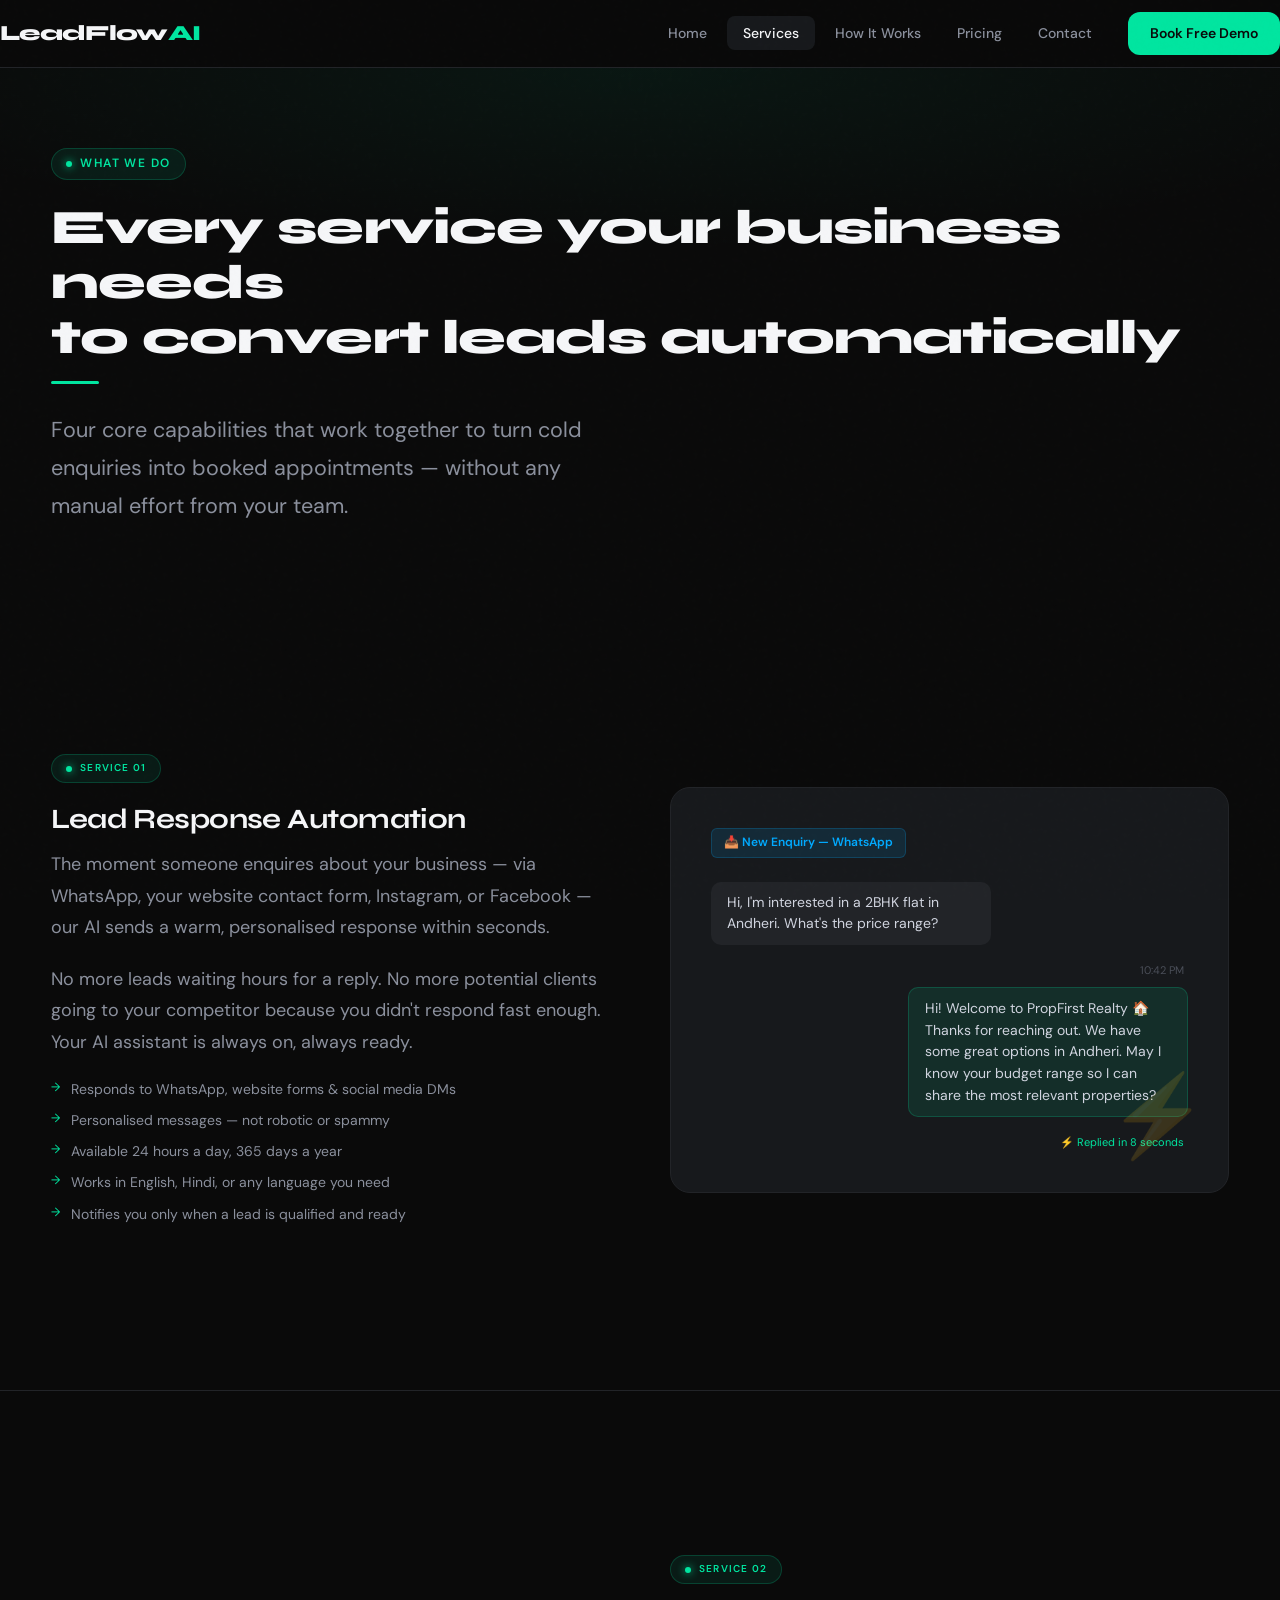
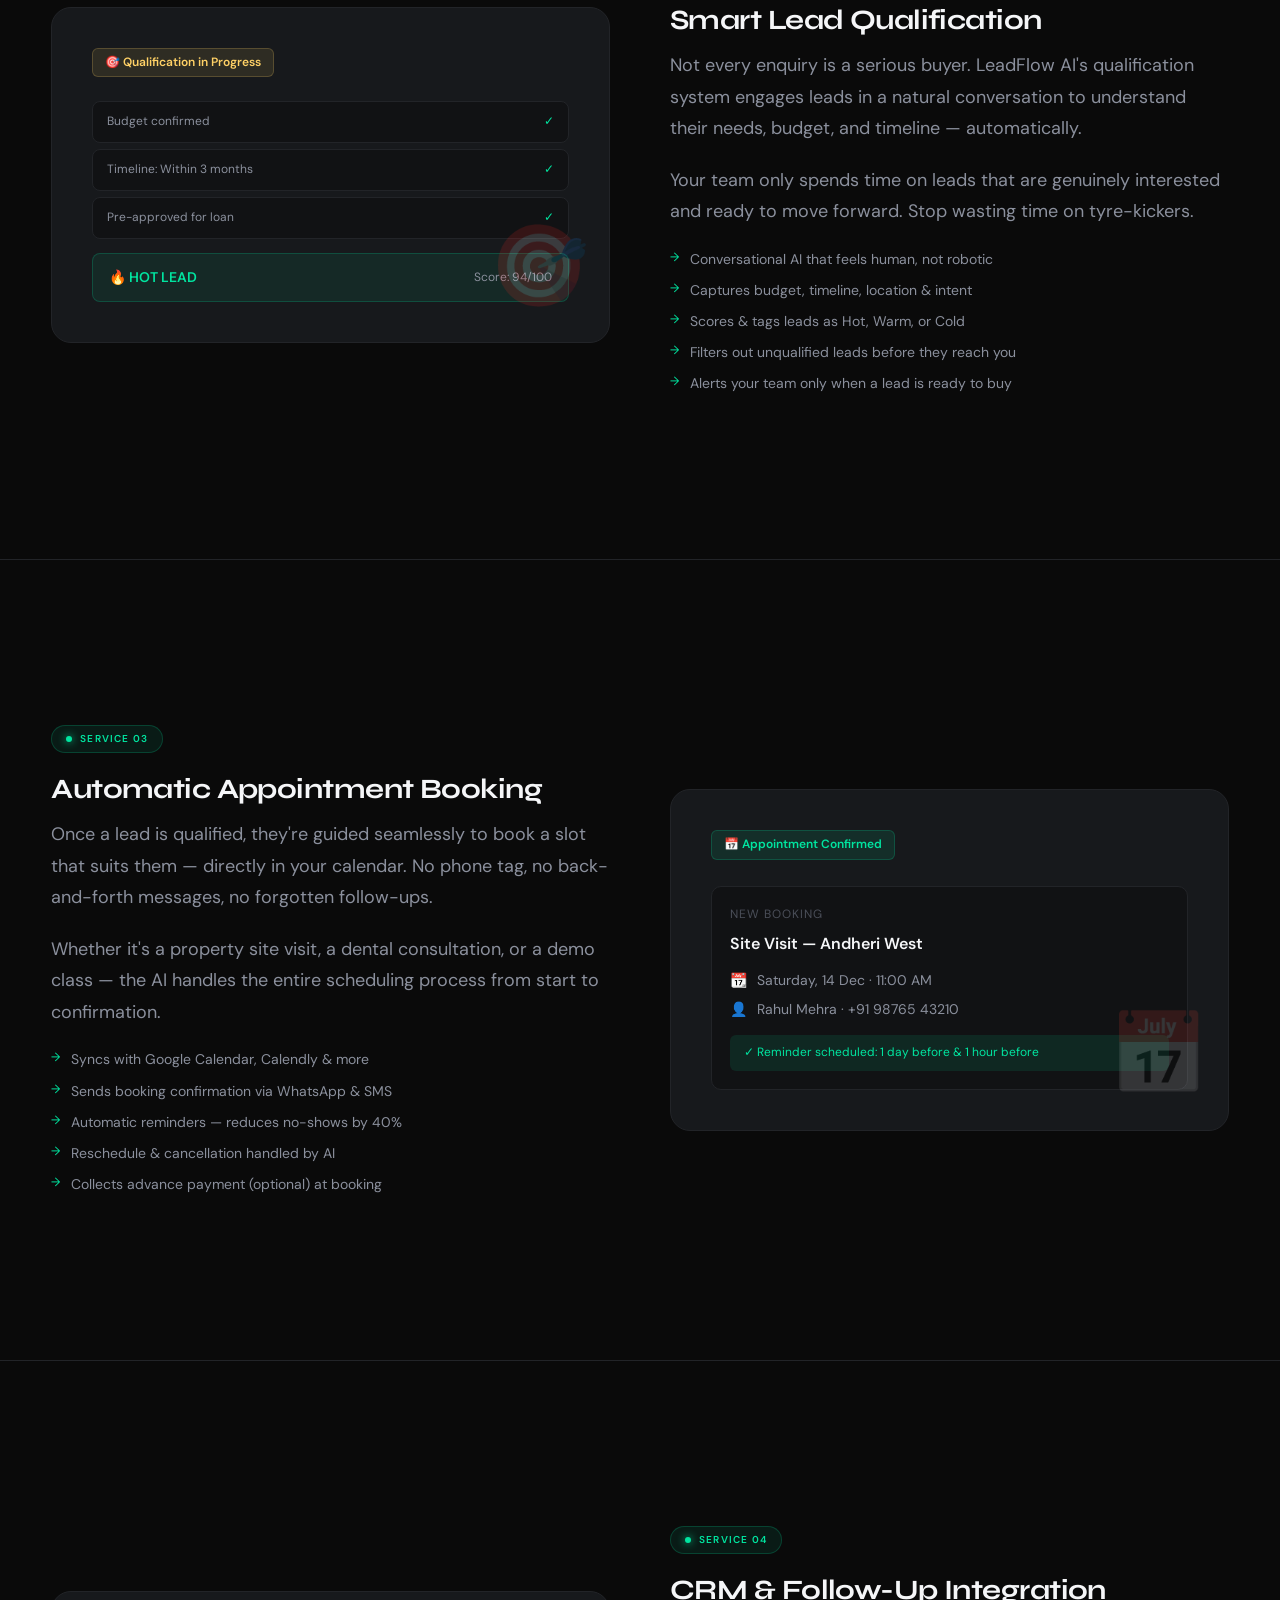
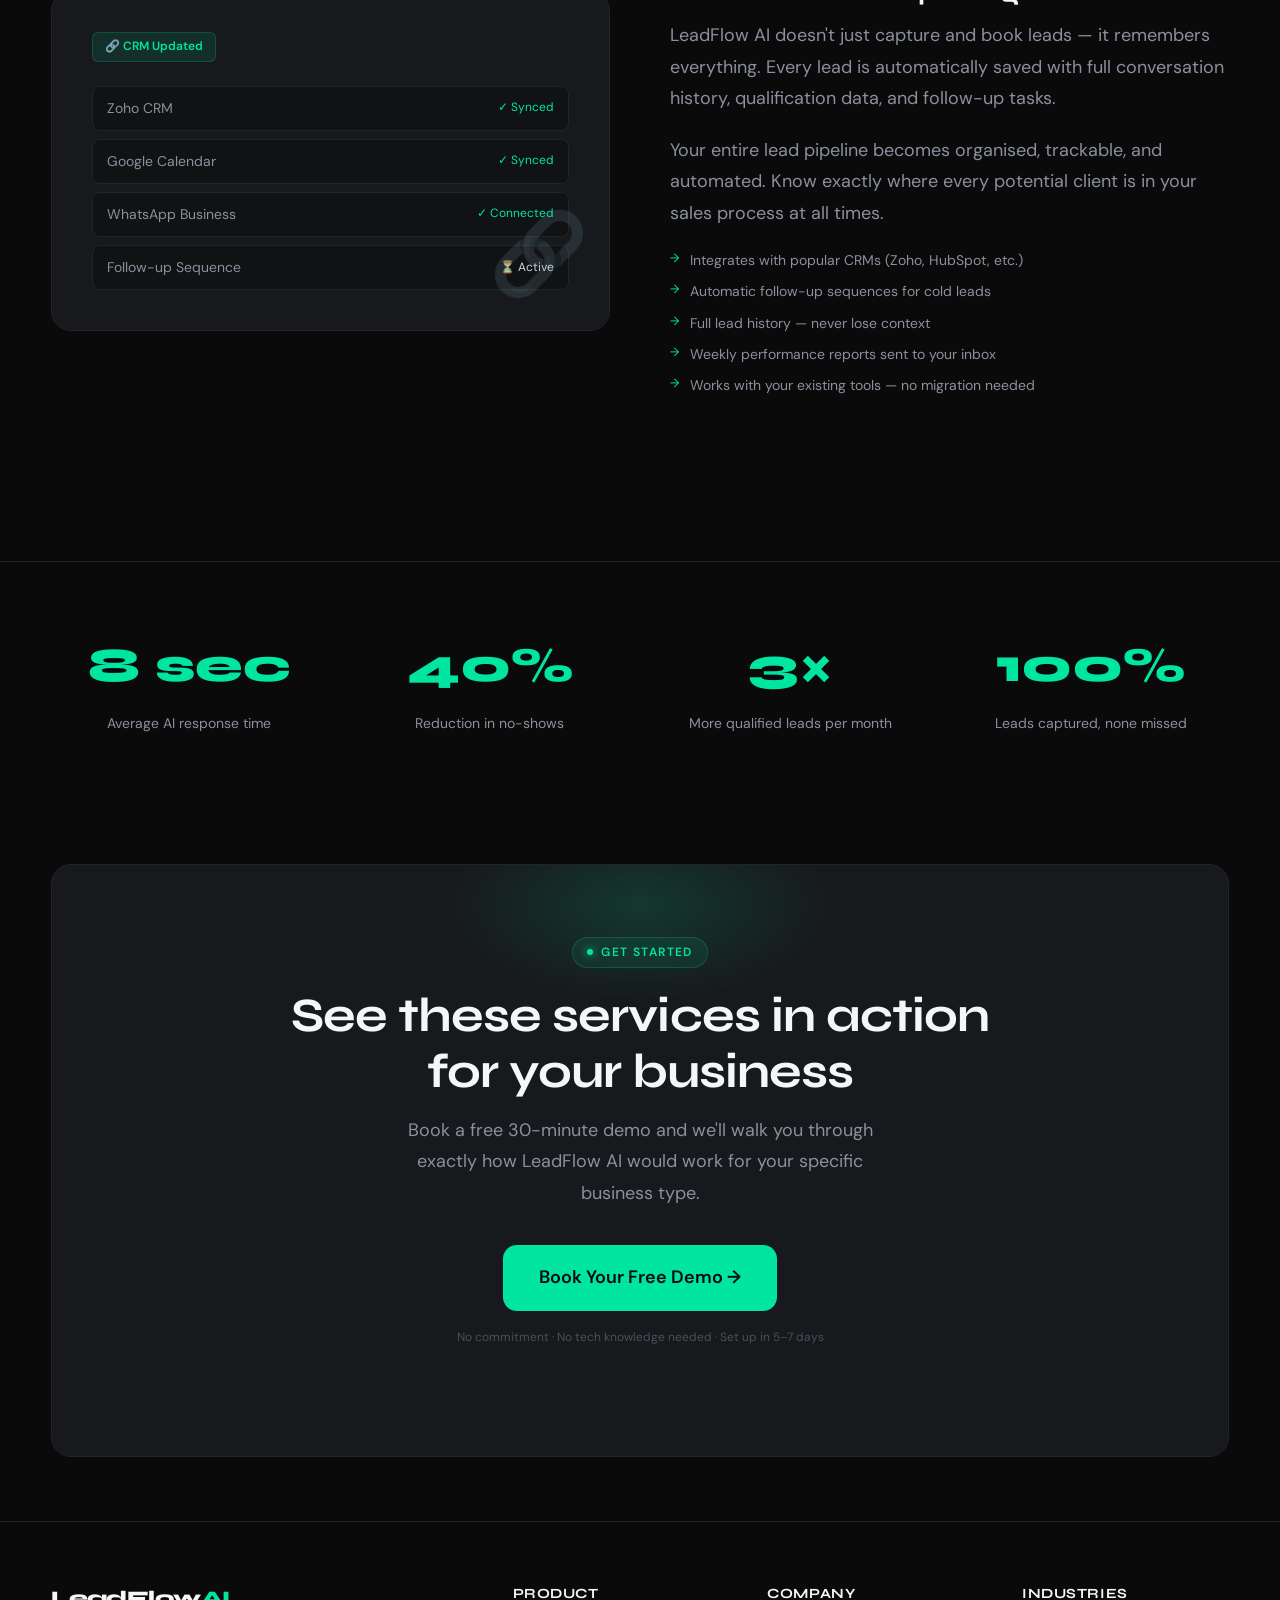
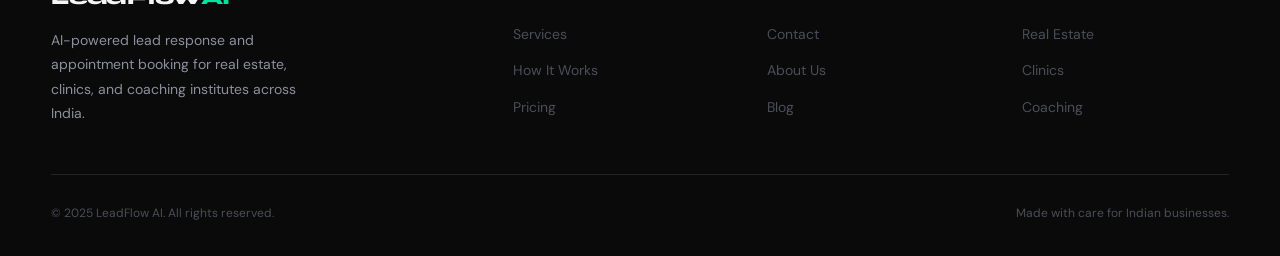
<file: services.html>
<!DOCTYPE html>
<html lang="en">
<head>
  <meta charset="UTF-8" />
  <meta name="viewport" content="width=device-width, initial-scale=1.0" />
  <title>Services — LeadFlow AI</title>
  <meta name="description" content="Explore LeadFlow AI's services: lead response automation, qualification, appointment booking, and CRM integration." />
  <link rel="stylesheet" href="styles.css" />
</head>
<body>

  <!-- NAVIGATION -->
  <nav class="nav">
    <div class="container">
      <a href="index.html" class="nav-logo">LeadFlow<span>AI</span></a>
      <ul class="nav-links">
        <li><a href="index.html">Home</a></li>
        <li><a href="services.html" class="active">Services</a></li>
        <li><a href="how-it-works.html">How It Works</a></li>
        <li><a href="pricing.html">Pricing</a></li>
        <li><a href="contact.html">Contact</a></li>
      </ul>
      <a href="contact.html" class="btn btn-primary nav-cta">Book Free Demo</a>
      <button class="nav-toggle" id="navToggle" aria-label="Toggle menu">
        <span></span><span></span><span></span>
      </button>
    </div>
  </nav>
  <div class="nav-mobile" id="navMobile">
    <a href="index.html">Home</a>
    <a href="services.html">Services</a>
    <a href="how-it-works.html">How It Works</a>
    <a href="pricing.html">Pricing</a>
    <a href="contact.html">Contact</a>
    <a href="contact.html" class="btn btn-primary">Book Free Demo →</a>
  </div>

  <main>

    <!-- PAGE HERO -->
    <section class="page-hero hero-bg-radial section-sm">
      <div class="container page-hero-inner">
        <div class="eyebrow animate-fade-up">What We Do</div>
        <h1 class="animate-fade-up delay-1">Every service your business needs<br>to convert leads automatically</h1>
        <div class="accent-line animate-fade-up delay-2"></div>
        <p class="animate-fade-up delay-3" style="max-width: 560px; font-size: var(--fs-lg);">
          Four core capabilities that work together to turn cold enquiries into booked appointments — without any manual effort from your team.
        </p>
      </div>
    </section>

    <!-- ═══════════════════════════════════════════
         SERVICE 1: LEAD RESPONSE AUTOMATION
    ══════════════════════════════════════════════ -->
    <section class="section">
      <div class="container">
        <div class="service-block">
          <div class="service-content">
            <div class="eyebrow">Service 01</div>
            <h3>Lead Response Automation</h3>
            <p>The moment someone enquires about your business — via WhatsApp, your website contact form, Instagram, or Facebook — our AI sends a warm, personalised response within seconds.</p>
            <p>No more leads waiting hours for a reply. No more potential clients going to your competitor because you didn't respond fast enough. Your AI assistant is always on, always ready.</p>
            <ul class="service-bullets">
              <li>Responds to WhatsApp, website forms &amp; social media DMs</li>
              <li>Personalised messages — not robotic or spammy</li>
              <li>Available 24 hours a day, 365 days a year</li>
              <li>Works in English, Hindi, or any language you need</li>
              <li>Notifies you only when a lead is qualified and ready</li>
            </ul>
          </div>
          <div class="service-visual">
            <div class="service-visual-icon">⚡</div>
            <div style="width: 100%;">
              <div class="step-tag tag-incoming">📥 New Enquiry — WhatsApp</div>
              <div class="chat-stack" style="margin-top: 12px;">
                <div class="chat-bubble bubble-lead">Hi, I'm interested in a 2BHK flat in Andheri. What's the price range?</div>
                <div style="font-size: 11px; color: var(--muted); text-align: right; margin-right: 4px;">10:42 PM</div>
                <div class="chat-bubble bubble-ai">Hi! Welcome to PropFirst Realty 🏠 Thanks for reaching out. We have some great options in Andheri. May I know your budget range so I can share the most relevant properties?</div>
                <div style="font-size: 11px; color: var(--accent); text-align: right; margin-right: 4px;">⚡ Replied in 8 seconds</div>
              </div>
            </div>
          </div>
        </div>
      </div>
    </section>

    <!-- ═══════════════════════════════════════════
         SERVICE 2: LEAD QUALIFICATION
    ══════════════════════════════════════════════ -->
    <section class="section" style="border-top: 1px solid var(--border);">
      <div class="container">
        <div class="service-block reverse">
          <div class="service-content">
            <div class="eyebrow">Service 02</div>
            <h3>Smart Lead Qualification</h3>
            <p>Not every enquiry is a serious buyer. LeadFlow AI's qualification system engages leads in a natural conversation to understand their needs, budget, and timeline — automatically.</p>
            <p>Your team only spends time on leads that are genuinely interested and ready to move forward. Stop wasting time on tyre-kickers.</p>
            <ul class="service-bullets">
              <li>Conversational AI that feels human, not robotic</li>
              <li>Captures budget, timeline, location &amp; intent</li>
              <li>Scores &amp; tags leads as Hot, Warm, or Cold</li>
              <li>Filters out unqualified leads before they reach you</li>
              <li>Alerts your team only when a lead is ready to buy</li>
            </ul>
          </div>
          <div class="service-visual">
            <div class="service-visual-icon">🎯</div>
            <div style="width: 100%;">
              <div class="step-tag tag-qualify">🎯 Qualification in Progress</div>
              <div style="margin-top: 12px; display: flex; flex-direction: column; gap: 6px;">
                <div style="display: flex; align-items: center; justify-content: space-between; padding: 10px 14px; background: var(--off); border-radius: 8px; border: 1px solid var(--border);">
                  <span style="font-size: var(--fs-xs); color: var(--dim);">Budget confirmed</span>
                  <span style="font-size: var(--fs-xs); color: var(--accent);">✓</span>
                </div>
                <div style="display: flex; align-items: center; justify-content: space-between; padding: 10px 14px; background: var(--off); border-radius: 8px; border: 1px solid var(--border);">
                  <span style="font-size: var(--fs-xs); color: var(--dim);">Timeline: Within 3 months</span>
                  <span style="font-size: var(--fs-xs); color: var(--accent);">✓</span>
                </div>
                <div style="display: flex; align-items: center; justify-content: space-between; padding: 10px 14px; background: var(--off); border-radius: 8px; border: 1px solid var(--border);">
                  <span style="font-size: var(--fs-xs); color: var(--dim);">Pre-approved for loan</span>
                  <span style="font-size: var(--fs-xs); color: var(--accent);">✓</span>
                </div>
                <div style="margin-top: 8px; padding: 12px 16px; background: rgba(0,229,160,0.08); border: 1px solid rgba(0,229,160,0.2); border-radius: 8px; display: flex; align-items: center; justify-content: space-between;">
                  <span style="font-size: var(--fs-sm); color: var(--accent); font-weight: 600;">🔥 HOT LEAD</span>
                  <span style="font-size: var(--fs-xs); color: var(--dim);">Score: 94/100</span>
                </div>
              </div>
            </div>
          </div>
        </div>
      </div>
    </section>

    <!-- ═══════════════════════════════════════════
         SERVICE 3: APPOINTMENT BOOKING
    ══════════════════════════════════════════════ -->
    <section class="section" style="border-top: 1px solid var(--border);">
      <div class="container">
        <div class="service-block">
          <div class="service-content">
            <div class="eyebrow">Service 03</div>
            <h3>Automatic Appointment Booking</h3>
            <p>Once a lead is qualified, they're guided seamlessly to book a slot that suits them — directly in your calendar. No phone tag, no back-and-forth messages, no forgotten follow-ups.</p>
            <p>Whether it's a property site visit, a dental consultation, or a demo class — the AI handles the entire scheduling process from start to confirmation.</p>
            <ul class="service-bullets">
              <li>Syncs with Google Calendar, Calendly &amp; more</li>
              <li>Sends booking confirmation via WhatsApp &amp; SMS</li>
              <li>Automatic reminders — reduces no-shows by 40%</li>
              <li>Reschedule &amp; cancellation handled by AI</li>
              <li>Collects advance payment (optional) at booking</li>
            </ul>
          </div>
          <div class="service-visual">
            <div class="service-visual-icon">📅</div>
            <div style="width: 100%;">
              <div class="step-tag tag-booked">📅 Appointment Confirmed</div>
              <div style="margin-top: 14px; padding: 18px; background: var(--off); border-radius: 10px; border: 1px solid var(--border);">
                <div style="font-size: var(--fs-xs); color: var(--muted); margin-bottom: 6px; text-transform: uppercase; letter-spacing: 0.08em;">New Booking</div>
                <div style="font-size: var(--fs-base); color: var(--white); font-weight: 600; margin-bottom: 12px;">Site Visit — Andheri West</div>
                <div style="display: flex; flex-direction: column; gap: 6px;">
                  <div style="display: flex; gap: 10px; align-items: center; font-size: var(--fs-sm); color: var(--dim);">
                    <span>📆</span> Saturday, 14 Dec · 11:00 AM
                  </div>
                  <div style="display: flex; gap: 10px; align-items: center; font-size: var(--fs-sm); color: var(--dim);">
                    <span>👤</span> Rahul Mehra · +91 98765 43210
                  </div>
                </div>
                <div style="margin-top: 14px; padding: 8px 14px; background: rgba(0,229,160,0.1); border-radius: 6px; font-size: var(--fs-xs); color: var(--accent);">✓ Reminder scheduled: 1 day before &amp; 1 hour before</div>
              </div>
            </div>
          </div>
        </div>
      </div>
    </section>

    <!-- ═══════════════════════════════════════════
         SERVICE 4: CRM INTEGRATION
    ══════════════════════════════════════════════ -->
    <section class="section" style="border-top: 1px solid var(--border);">
      <div class="container">
        <div class="service-block reverse">
          <div class="service-content">
            <div class="eyebrow">Service 04</div>
            <h3>CRM &amp; Follow-Up Integration</h3>
            <p>LeadFlow AI doesn't just capture and book leads — it remembers everything. Every lead is automatically saved with full conversation history, qualification data, and follow-up tasks.</p>
            <p>Your entire lead pipeline becomes organised, trackable, and automated. Know exactly where every potential client is in your sales process at all times.</p>
            <ul class="service-bullets">
              <li>Integrates with popular CRMs (Zoho, HubSpot, etc.)</li>
              <li>Automatic follow-up sequences for cold leads</li>
              <li>Full lead history — never lose context</li>
              <li>Weekly performance reports sent to your inbox</li>
              <li>Works with your existing tools — no migration needed</li>
            </ul>
          </div>
          <div class="service-visual">
            <div class="service-visual-icon">🔗</div>
            <div style="width: 100%;">
              <div class="step-tag tag-ai">🔗 CRM Updated</div>
              <div style="margin-top: 12px; display: flex; flex-direction: column; gap: 8px;">
                <div style="padding: 10px 14px; background: var(--off); border-radius: 8px; border: 1px solid var(--border); display: flex; justify-content: space-between; align-items: center;">
                  <span style="font-size: var(--fs-sm); color: var(--dim);">Zoho CRM</span>
                  <span style="font-size: var(--fs-xs); color: var(--accent);">✓ Synced</span>
                </div>
                <div style="padding: 10px 14px; background: var(--off); border-radius: 8px; border: 1px solid var(--border); display: flex; justify-content: space-between; align-items: center;">
                  <span style="font-size: var(--fs-sm); color: var(--dim);">Google Calendar</span>
                  <span style="font-size: var(--fs-xs); color: var(--accent);">✓ Synced</span>
                </div>
                <div style="padding: 10px 14px; background: var(--off); border-radius: 8px; border: 1px solid var(--border); display: flex; justify-content: space-between; align-items: center;">
                  <span style="font-size: var(--fs-sm); color: var(--dim);">WhatsApp Business</span>
                  <span style="font-size: var(--fs-xs); color: var(--accent);">✓ Connected</span>
                </div>
                <div style="padding: 10px 14px; background: var(--off); border-radius: 8px; border: 1px solid var(--border); display: flex; justify-content: space-between; align-items: center;">
                  <span style="font-size: var(--fs-sm); color: var(--dim);">Follow-up Sequence</span>
                  <span style="font-size: var(--fs-xs); color: #ffd166);">⏳ Active</span>
                </div>
              </div>
            </div>
          </div>
        </div>
      </div>
    </section>

    <!-- STATS ROW -->
    <section class="section-sm" style="border-top: 1px solid var(--border);">
      <div class="container">
        <div class="grid-4" style="text-align: center;">
          <div>
            <strong style="font-family:'Syne',sans-serif; font-size: var(--fs-3xl); font-weight:800; color:var(--accent);">8 sec</strong>
            <p style="font-size: var(--fs-sm); margin-top: 6px;">Average AI response time</p>
          </div>
          <div>
            <strong style="font-family:'Syne',sans-serif; font-size: var(--fs-3xl); font-weight:800; color:var(--accent);">40%</strong>
            <p style="font-size: var(--fs-sm); margin-top: 6px;">Reduction in no-shows</p>
          </div>
          <div>
            <strong style="font-family:'Syne',sans-serif; font-size: var(--fs-3xl); font-weight:800; color:var(--accent);">3×</strong>
            <p style="font-size: var(--fs-sm); margin-top: 6px;">More qualified leads per month</p>
          </div>
          <div>
            <strong style="font-family:'Syne',sans-serif; font-size: var(--fs-3xl); font-weight:800; color:var(--accent);">100%</strong>
            <p style="font-size: var(--fs-sm); margin-top: 6px;">Leads captured, none missed</p>
          </div>
        </div>
      </div>
    </section>

    <!-- FINAL CTA -->
    <section class="section-sm">
      <div class="container">
        <div class="cta-banner">
          <div class="eyebrow" style="justify-content: center;">Get Started</div>
          <h2>See these services in action<br>for your business</h2>
          <p>Book a free 30-minute demo and we'll walk you through exactly how LeadFlow AI would work for your specific business type.</p>
          <a href="contact.html" class="btn btn-primary btn-lg">Book Your Free Demo →</a>
          <p style="margin-top: 16px; font-size: var(--fs-xs); color: var(--muted);">No commitment · No tech knowledge needed · Set up in 5–7 days</p>
        </div>
      </div>
    </section>

  </main>

  <!-- FOOTER -->
  <footer class="footer">
    <div class="container">
      <div class="footer-top">
        <div class="footer-brand">
          <a href="index.html" class="nav-logo">LeadFlow<span>AI</span></a>
          <p>AI-powered lead response and appointment booking for real estate, clinics, and coaching institutes across India.</p>
        </div>
        <div class="footer-col">
          <h5>Product</h5>
          <ul>
            <li><a href="services.html">Services</a></li>
            <li><a href="how-it-works.html">How It Works</a></li>
            <li><a href="pricing.html">Pricing</a></li>
          </ul>
        </div>
        <div class="footer-col">
          <h5>Company</h5>
          <ul>
            <li><a href="contact.html">Contact</a></li>
            <li><a href="#">About Us</a></li>
            <li><a href="#">Blog</a></li>
          </ul>
        </div>
        <div class="footer-col">
          <h5>Industries</h5>
          <ul>
            <li><a href="#">Real Estate</a></li>
            <li><a href="#">Clinics</a></li>
            <li><a href="#">Coaching</a></li>
          </ul>
        </div>
      </div>
      <div class="footer-bottom">
        <p>© 2025 LeadFlow AI. All rights reserved.</p>
        <p>Made with care for Indian businesses.</p>
      </div>
    </div>
  </footer>

  <script src="main.js"></script>
</body>
</html>
</file>
<file: styles.css>
/* ============================================================
   LeadFlow AI — Global Stylesheet
   Aesthetic: Precision-Minimal with Electric Accents
   Fonts: Syne (headings) + DM Sans (body)
   ============================================================ */

@import url('https://fonts.googleapis.com/css2?family=Syne:wght@400;600;700;800&family=DM+Sans:ital,wght@0,300;0,400;0,500;1,300&display=swap');

/* ── CSS Variables ─────────────────────────────────────────── */
:root {
  --black:   #0a0a0a;
  --off:     #111214;
  --surface: #17191c;
  --border:  #222428;
  --muted:   #4a4e58;
  --dim:     #8b909d;
  --light:   #d0d4df;
  --white:   #f5f6f8;
  --accent:  #00e5a0;        /* electric mint */
  --accent2: #0af;           /* sky-blue glint */
  --danger:  #ff4b6e;
  --radius:  12px;
  --radius-lg: 20px;
  --fs-xs:   0.75rem;
  --fs-sm:   0.875rem;
  --fs-base: 1rem;
  --fs-md:   1.125rem;
  --fs-lg:   1.35rem;
  --fs-xl:   1.75rem;
  --fs-2xl:  2.25rem;
  --fs-3xl:  3rem;
  --fs-4xl:  4rem;
  --fs-hero: clamp(2.6rem, 6vw, 5rem);
  --nav-h:   68px;
  --transition: 0.22s cubic-bezier(0.4, 0, 0.2, 1);
}

/* ── Reset ─────────────────────────────────────────────────── */
*, *::before, *::after { box-sizing: border-box; margin: 0; padding: 0; }
html { scroll-behavior: smooth; font-size: 16px; }
body {
  font-family: 'DM Sans', sans-serif;
  background: var(--black);
  color: var(--light);
  line-height: 1.65;
  -webkit-font-smoothing: antialiased;
}
img { max-width: 100%; display: block; }
a { color: inherit; text-decoration: none; }
ul { list-style: none; }
button { cursor: pointer; font-family: inherit; border: none; background: none; }

/* ── Typography ─────────────────────────────────────────────── */
h1, h2, h3, h4 {
  font-family: 'Syne', sans-serif;
  line-height: 1.15;
  color: var(--white);
  letter-spacing: -0.02em;
}
h1 { font-size: var(--fs-hero); font-weight: 800; }
h2 { font-size: var(--fs-3xl); font-weight: 700; }
h3 { font-size: var(--fs-xl); font-weight: 700; }
h4 { font-size: var(--fs-lg); font-weight: 600; }
p  { color: var(--dim); font-size: var(--fs-md); line-height: 1.75; }

/* ── Layout Helpers ─────────────────────────────────────────── */
.container {
  width: min(1200px, 92vw);
  margin-inline: auto;
}
.section { padding: 100px 0; }
.section-sm { padding: 64px 0; }
.grid-2 { display: grid; grid-template-columns: 1fr 1fr; gap: 48px; align-items: center; }
.grid-3 { display: grid; grid-template-columns: repeat(3, 1fr); gap: 32px; }
.grid-4 { display: grid; grid-template-columns: repeat(4, 1fr); gap: 24px; }
.flex { display: flex; }
.flex-center { display: flex; align-items: center; justify-content: center; }
.text-center { text-align: center; }
.text-accent { color: var(--accent); }

/* ── Eyebrow Labels ─────────────────────────────────────────── */
.eyebrow {
  display: inline-flex;
  align-items: center;
  gap: 8px;
  font-size: var(--fs-xs);
  font-weight: 600;
  letter-spacing: 0.12em;
  text-transform: uppercase;
  color: var(--accent);
  background: rgba(0, 229, 160, 0.08);
  border: 1px solid rgba(0, 229, 160, 0.2);
  padding: 5px 14px;
  border-radius: 999px;
  margin-bottom: 20px;
}
.eyebrow::before {
  content: '';
  width: 6px; height: 6px;
  border-radius: 50%;
  background: var(--accent);
  box-shadow: 0 0 8px var(--accent);
}

/* ── Buttons ─────────────────────────────────────────────────── */
.btn {
  display: inline-flex;
  align-items: center;
  gap: 8px;
  padding: 14px 28px;
  border-radius: var(--radius);
  font-size: var(--fs-base);
  font-weight: 600;
  font-family: 'DM Sans', sans-serif;
  transition: var(--transition);
  white-space: nowrap;
}
.btn-primary {
  background: var(--accent);
  color: var(--black);
}
.btn-primary:hover {
  background: #00ffc1;
  transform: translateY(-2px);
  box-shadow: 0 8px 32px rgba(0, 229, 160, 0.35);
}
.btn-outline {
  border: 1.5px solid var(--border);
  color: var(--light);
}
.btn-outline:hover {
  border-color: var(--accent);
  color: var(--accent);
  transform: translateY(-2px);
}
.btn-ghost {
  color: var(--dim);
  padding: 14px 20px;
}
.btn-ghost:hover { color: var(--white); }
.btn-lg { padding: 18px 36px; font-size: var(--fs-md); border-radius: 14px; }
.btn-sm { padding: 10px 20px; font-size: var(--fs-sm); }

/* ── Cards ───────────────────────────────────────────────────── */
.card {
  background: var(--surface);
  border: 1px solid var(--border);
  border-radius: var(--radius-lg);
  padding: 36px;
  transition: var(--transition);
}
.card:hover {
  border-color: rgba(0, 229, 160, 0.2);
  transform: translateY(-4px);
  box-shadow: 0 20px 48px rgba(0, 0, 0, 0.4);
}
.card-icon {
  width: 52px; height: 52px;
  border-radius: 12px;
  background: rgba(0, 229, 160, 0.08);
  border: 1px solid rgba(0, 229, 160, 0.15);
  display: flex; align-items: center; justify-content: center;
  font-size: 22px;
  margin-bottom: 20px;
}

/* ── Divider / Accent Line ───────────────────────────────────── */
.accent-line {
  width: 48px; height: 3px;
  background: var(--accent);
  border-radius: 2px;
  margin: 16px 0 28px;
}
.accent-line-center { margin-inline: auto; }

/* ── Section Header ─────────────────────────────────────────── */
.section-header { max-width: 640px; }
.section-header.center {
  margin-inline: auto;
  text-align: center;
}
.section-header h2 { margin-bottom: 16px; }
.section-header p { font-size: var(--fs-md); }

/* ── Noise Texture Overlay ───────────────────────────────────── */
body::before {
  content: '';
  position: fixed;
  inset: 0;
  background-image: url("data:image/svg+xml,%3Csvg viewBox='0 0 200 200' xmlns='http://www.w3.org/2000/svg'%3E%3Cfilter id='n'%3E%3CfeTurbulence type='fractalNoise' baseFrequency='0.9' numOctaves='4' stitchTiles='stitch'/%3E%3C/filter%3E%3Crect width='100%25' height='100%25' filter='url(%23n)' opacity='0.03'/%3E%3C/svg%3E");
  opacity: 0.35;
  pointer-events: none;
  z-index: 9999;
}

/* ── Glow Orbs (decorative) ─────────────────────────────────── */
.glow-orb {
  position: absolute;
  border-radius: 50%;
  filter: blur(80px);
  pointer-events: none;
  z-index: 0;
}
.glow-orb-green { background: rgba(0, 229, 160, 0.12); }
.glow-orb-blue  { background: rgba(0, 170, 255, 0.08); }

/* ============================================================
   NAVIGATION
   ============================================================ */
.nav {
  position: fixed;
  top: 0; left: 0; right: 0;
  height: var(--nav-h);
  z-index: 1000;
  display: flex;
  align-items: center;
  background: rgba(10, 10, 10, 0.75);
  backdrop-filter: blur(20px) saturate(1.5);
  border-bottom: 1px solid var(--border);
  transition: background var(--transition);
}
.nav .container { display: flex; align-items: center; width: 100%; }
.nav-logo {
  font-family: 'Syne', sans-serif;
  font-size: 1.35rem;
  font-weight: 800;
  color: var(--white);
  margin-right: auto;
  letter-spacing: -0.03em;
}
.nav-logo span { color: var(--accent); }
.nav-links {
  display: flex;
  align-items: center;
  gap: 4px;
  margin-right: 20px;
}
.nav-links a {
  padding: 8px 16px;
  font-size: var(--fs-sm);
  font-weight: 500;
  color: var(--dim);
  border-radius: 8px;
  transition: var(--transition);
}
.nav-links a:hover,
.nav-links a.active { color: var(--white); background: var(--surface); }
.nav-cta { font-size: var(--fs-sm) !important; padding: 10px 22px !important; }

/* Hamburger */
.nav-toggle {
  display: none;
  flex-direction: column;
  gap: 5px;
  cursor: pointer;
  padding: 8px;
}
.nav-toggle span {
  display: block; width: 24px; height: 2px;
  background: var(--white);
  border-radius: 2px;
  transition: var(--transition);
}
.nav-mobile {
  display: none;
  position: fixed;
  top: var(--nav-h); left: 0; right: 0;
  background: var(--off);
  border-bottom: 1px solid var(--border);
  padding: 24px;
  z-index: 999;
  flex-direction: column;
  gap: 8px;
}
.nav-mobile a {
  display: block;
  padding: 12px 16px;
  font-size: var(--fs-base);
  color: var(--dim);
  border-radius: var(--radius);
  transition: var(--transition);
}
.nav-mobile a:hover { background: var(--surface); color: var(--white); }
.nav-mobile .btn { margin-top: 12px; justify-content: center; }
.nav-mobile.open { display: flex; }

/* Page offset for fixed nav */
main { padding-top: var(--nav-h); }

/* ============================================================
   HERO
   ============================================================ */
.hero {
  position: relative;
  overflow: hidden;
  padding: 100px 0 80px;
  min-height: calc(100vh - var(--nav-h));
  display: flex;
  align-items: center;
}
.hero-grid {
  position: absolute;
  inset: 0;
  background-image:
    linear-gradient(rgba(0,229,160,0.04) 1px, transparent 1px),
    linear-gradient(90deg, rgba(0,229,160,0.04) 1px, transparent 1px);
  background-size: 60px 60px;
  mask-image: radial-gradient(ellipse 80% 60% at 50% 40%, black, transparent);
}
.hero-inner { position: relative; z-index: 1; text-align: center; }
.hero-inner h1 {
  max-width: 820px;
  margin-inline: auto;
  margin-bottom: 24px;
}
.hero-inner h1 em {
  font-style: normal;
  position: relative;
  display: inline-block;
}
.hero-inner h1 em::after {
  content: '';
  position: absolute;
  bottom: 4px; left: 0; right: 0;
  height: 4px;
  background: var(--accent);
  border-radius: 2px;
  opacity: 0.7;
}
.hero-inner > p {
  max-width: 560px;
  margin-inline: auto;
  margin-bottom: 40px;
  font-size: var(--fs-lg);
  color: var(--dim);
}
.hero-actions { display: flex; gap: 16px; justify-content: center; flex-wrap: wrap; }
.hero-proof {
  margin-top: 64px;
  display: flex;
  align-items: center;
  justify-content: center;
  gap: 32px;
  flex-wrap: wrap;
}
.hero-proof-stat {
  text-align: center;
}
.hero-proof-stat strong {
  display: block;
  font-family: 'Syne', sans-serif;
  font-size: var(--fs-2xl);
  font-weight: 800;
  color: var(--white);
}
.hero-proof-stat span { font-size: var(--fs-sm); color: var(--muted); }
.hero-proof-divider {
  width: 1px; height: 40px;
  background: var(--border);
}

/* ============================================================
   PROBLEM SECTION
   ============================================================ */
.problem-cards { display: grid; grid-template-columns: repeat(3, 1fr); gap: 24px; margin-top: 52px; }
.problem-card {
  background: var(--surface);
  border: 1px solid var(--border);
  border-radius: var(--radius-lg);
  padding: 32px;
  position: relative;
  overflow: hidden;
}
.problem-card::before {
  content: '';
  position: absolute;
  top: 0; left: 0; right: 0;
  height: 3px;
  background: var(--danger);
  opacity: 0.7;
}
.problem-card .icon { font-size: 32px; margin-bottom: 16px; }
.problem-card h4 { color: var(--white); margin-bottom: 8px; }
.problem-card p { font-size: var(--fs-sm); }

/* ============================================================
   SOLUTION / FEATURES SECTION
   ============================================================ */
.features-grid { display: grid; grid-template-columns: repeat(2, 1fr); gap: 24px; margin-top: 52px; }
.feature-card {
  background: var(--surface);
  border: 1px solid var(--border);
  border-radius: var(--radius-lg);
  padding: 36px;
  transition: var(--transition);
  position: relative;
  overflow: hidden;
}
.feature-card:hover { border-color: rgba(0, 229, 160, 0.3); }
.feature-card:hover .card-icon { background: rgba(0, 229, 160, 0.15); }
.feature-card h4 { margin: 16px 0 10px; }
.feature-card p { font-size: var(--fs-sm); }

/* ============================================================
   BENEFITS
   ============================================================ */
.benefits-list { margin-top: 36px; display: flex; flex-direction: column; gap: 16px; }
.benefit-item {
  display: flex;
  align-items: flex-start;
  gap: 16px;
  padding: 20px 24px;
  background: var(--surface);
  border: 1px solid var(--border);
  border-radius: var(--radius);
  transition: var(--transition);
}
.benefit-item:hover { border-color: rgba(0, 229, 160, 0.2); }
.benefit-check {
  width: 28px; height: 28px;
  background: rgba(0, 229, 160, 0.1);
  border: 1px solid rgba(0, 229, 160, 0.25);
  border-radius: 50%;
  display: flex; align-items: center; justify-content: center;
  flex-shrink: 0;
  color: var(--accent);
  font-size: 14px;
  margin-top: 2px;
}
.benefit-text strong { display: block; color: var(--white); font-size: var(--fs-base); margin-bottom: 2px; }
.benefit-text span { font-size: var(--fs-sm); color: var(--dim); }

/* ============================================================
   TESTIMONIALS
   ============================================================ */
.testimonials-grid { display: grid; grid-template-columns: repeat(3, 1fr); gap: 24px; margin-top: 52px; }
.testimonial-card {
  background: var(--surface);
  border: 1px solid var(--border);
  border-radius: var(--radius-lg);
  padding: 32px;
  transition: var(--transition);
}
.testimonial-card:hover { border-color: rgba(0, 229, 160, 0.15); transform: translateY(-3px); }
.stars { color: #ffd166; font-size: 14px; margin-bottom: 16px; letter-spacing: 2px; }
.testimonial-card blockquote {
  font-size: var(--fs-sm);
  color: var(--light);
  line-height: 1.75;
  margin-bottom: 24px;
}
.testimonial-author { display: flex; align-items: center; gap: 12px; }
.author-avatar {
  width: 42px; height: 42px;
  border-radius: 50%;
  display: flex; align-items: center; justify-content: center;
  font-family: 'Syne', sans-serif;
  font-weight: 700;
  font-size: 16px;
  color: var(--black);
  flex-shrink: 0;
}
.av-green { background: var(--accent); }
.av-blue  { background: var(--accent2); }
.av-yellow{ background: #ffd166; }
.author-info strong { display: block; font-size: var(--fs-sm); color: var(--white); }
.author-info span   { font-size: var(--fs-xs); color: var(--muted); }

/* ============================================================
   CTA BANNER
   ============================================================ */
.cta-banner {
  background: var(--surface);
  border: 1px solid var(--border);
  border-radius: var(--radius-lg);
  padding: 72px 60px;
  text-align: center;
  position: relative;
  overflow: hidden;
}
.cta-banner::before {
  content: '';
  position: absolute;
  top: -60px; left: 50%;
  transform: translateX(-50%);
  width: 400px; height: 200px;
  background: radial-gradient(ellipse, rgba(0,229,160,0.15) 0%, transparent 70%);
}
.cta-banner h2 { margin-bottom: 16px; }
.cta-banner p  { margin-bottom: 36px; max-width: 500px; margin-inline: auto; margin-bottom: 36px; }

/* ============================================================
   FOOTER
   ============================================================ */
.footer {
  border-top: 1px solid var(--border);
  padding: 60px 0 32px;
}
.footer-top {
  display: grid;
  grid-template-columns: 2fr 1fr 1fr 1fr;
  gap: 48px;
  margin-bottom: 48px;
}
.footer-brand .nav-logo { font-size: 1.2rem; margin-bottom: 14px; display: block; }
.footer-brand p { font-size: var(--fs-sm); max-width: 280px; }
.footer-col h5 {
  font-family: 'Syne', sans-serif;
  font-size: var(--fs-sm);
  font-weight: 700;
  color: var(--white);
  margin-bottom: 16px;
  letter-spacing: 0.04em;
  text-transform: uppercase;
}
.footer-col ul { display: flex; flex-direction: column; gap: 10px; }
.footer-col ul a {
  font-size: var(--fs-sm);
  color: var(--muted);
  transition: color var(--transition);
}
.footer-col ul a:hover { color: var(--accent); }
.footer-bottom {
  border-top: 1px solid var(--border);
  padding-top: 28px;
  display: flex;
  align-items: center;
  justify-content: space-between;
  flex-wrap: wrap;
  gap: 16px;
}
.footer-bottom p { font-size: var(--fs-xs); color: var(--muted); }

/* ============================================================
   SERVICES PAGE
   ============================================================ */
.page-hero {
  padding: 80px 0 64px;
  position: relative;
  overflow: hidden;
}
.page-hero-inner { position: relative; z-index: 1; }
.page-hero h1 { font-size: var(--fs-3xl); margin-bottom: 16px; }

.service-block {
  display: grid;
  grid-template-columns: 1fr 1fr;
  gap: 60px;
  align-items: center;
  padding: 64px 0;
  border-top: 1px solid var(--border);
}
.service-block:first-of-type { border-top: none; }
.service-block.reverse { direction: rtl; }
.service-block.reverse > * { direction: ltr; }
.service-visual {
  background: var(--surface);
  border: 1px solid var(--border);
  border-radius: var(--radius-lg);
  padding: 40px;
  min-height: 280px;
  display: flex;
  align-items: center;
  justify-content: center;
  position: relative;
  overflow: hidden;
}
.service-visual-icon {
  font-size: 80px;
  opacity: 0.15;
  position: absolute;
  right: 20px; bottom: 10px;
}
.service-content .eyebrow { font-size: 10px; }
.service-content h3 { margin-bottom: 14px; }
.service-content p { margin-bottom: 20px; }
.service-bullets { display: flex; flex-direction: column; gap: 8px; }
.service-bullets li {
  font-size: var(--fs-sm);
  color: var(--dim);
  padding-left: 20px;
  position: relative;
}
.service-bullets li::before {
  content: '→';
  position: absolute; left: 0;
  color: var(--accent);
  font-size: 12px;
}

/* Stat blocks */
.service-stats {
  display: grid;
  grid-template-columns: 1fr 1fr;
  gap: 16px;
  width: 100%;
}
.stat-box {
  background: rgba(0,229,160,0.04);
  border: 1px solid rgba(0,229,160,0.12);
  border-radius: var(--radius);
  padding: 24px;
  text-align: center;
}
.stat-box strong {
  display: block;
  font-family: 'Syne', sans-serif;
  font-size: var(--fs-2xl);
  font-weight: 800;
  color: var(--accent);
  margin-bottom: 4px;
}
.stat-box span { font-size: var(--fs-xs); color: var(--dim); }

/* ============================================================
   HOW IT WORKS PAGE
   ============================================================ */
.steps-container { margin-top: 64px; }
.step-row {
  display: grid;
  grid-template-columns: 80px 1fr 1fr;
  gap: 40px;
  align-items: center;
  padding: 48px 0;
  border-top: 1px solid var(--border);
  position: relative;
}
.step-number {
  font-family: 'Syne', sans-serif;
  font-size: 3.5rem;
  font-weight: 800;
  color: rgba(0, 229, 160, 0.12);
  line-height: 1;
  user-select: none;
}
.step-content h3 { margin-bottom: 12px; }
.step-content p { font-size: var(--fs-sm); }
.step-visual {
  background: var(--surface);
  border: 1px solid var(--border);
  border-radius: var(--radius-lg);
  padding: 28px 32px;
  position: relative;
  overflow: hidden;
}
.step-tag {
  display: inline-flex;
  align-items: center;
  gap: 6px;
  font-size: var(--fs-xs);
  font-weight: 600;
  padding: 4px 12px;
  border-radius: 6px;
  margin-bottom: 12px;
}
.tag-incoming { background: rgba(0,170,255,0.12); color: var(--accent2); border: 1px solid rgba(0,170,255,0.2); }
.tag-ai       { background: rgba(0,229,160,0.1);  color: var(--accent);  border: 1px solid rgba(0,229,160,0.2); }
.tag-qualify  { background: rgba(255,209,102,0.1); color: #ffd166;        border: 1px solid rgba(255,209,102,0.2); }
.tag-booked   { background: rgba(0,229,160,0.1);  color: var(--accent);  border: 1px solid rgba(0,229,160,0.2); }

.chat-bubble {
  border-radius: 10px;
  padding: 10px 16px;
  font-size: var(--fs-sm);
  margin-bottom: 8px;
  max-width: 280px;
  line-height: 1.55;
}
.bubble-lead {
  background: var(--border);
  color: var(--light);
  align-self: flex-start;
}
.bubble-ai {
  background: rgba(0, 229, 160, 0.1);
  border: 1px solid rgba(0,229,160,0.2);
  color: var(--light);
  margin-left: auto;
}
.chat-stack { display: flex; flex-direction: column; gap: 8px; }

/* Timeline connector */
.step-row::after {
  content: '';
  position: absolute;
  left: 39px;
  top: 100%;
  width: 2px;
  height: 48px;
  background: linear-gradient(to bottom, var(--border), transparent);
}
.step-row:last-child::after { display: none; }

/* ============================================================
   PRICING PAGE
   ============================================================ */
.pricing-grid {
  display: grid;
  grid-template-columns: repeat(3, 1fr);
  gap: 24px;
  margin-top: 56px;
  align-items: start;
}
.pricing-card {
  background: var(--surface);
  border: 1px solid var(--border);
  border-radius: var(--radius-lg);
  padding: 40px 36px;
  transition: var(--transition);
  position: relative;
}
.pricing-card.featured {
  border-color: rgba(0, 229, 160, 0.4);
  background: linear-gradient(135deg, rgba(0,229,160,0.04) 0%, var(--surface) 100%);
  transform: scale(1.04);
  z-index: 2;
}
.pricing-card.featured::before {
  content: 'Most Popular';
  position: absolute;
  top: -14px;
  left: 50%;
  transform: translateX(-50%);
  background: var(--accent);
  color: var(--black);
  font-size: var(--fs-xs);
  font-weight: 700;
  padding: 5px 16px;
  border-radius: 999px;
  white-space: nowrap;
  letter-spacing: 0.06em;
  text-transform: uppercase;
}
.pricing-tier {
  font-size: var(--fs-xs);
  font-weight: 700;
  text-transform: uppercase;
  letter-spacing: 0.1em;
  color: var(--accent);
  margin-bottom: 12px;
}
.pricing-price {
  margin: 20px 0;
}
.pricing-price .amount {
  font-family: 'Syne', sans-serif;
  font-size: 2.8rem;
  font-weight: 800;
  color: var(--white);
  line-height: 1;
}
.pricing-price .currency { font-size: var(--fs-lg); vertical-align: top; margin-top: 6px; display: inline-block; }
.pricing-price .period { font-size: var(--fs-sm); color: var(--muted); margin-left: 4px; }
.pricing-setup {
  font-size: var(--fs-xs);
  color: var(--muted);
  margin-bottom: 8px;
}
.pricing-desc {
  font-size: var(--fs-sm);
  color: var(--dim);
  margin-bottom: 28px;
  padding-bottom: 28px;
  border-bottom: 1px solid var(--border);
}
.pricing-features { margin-bottom: 32px; }
.pricing-feature {
  display: flex;
  align-items: flex-start;
  gap: 12px;
  padding: 9px 0;
  border-bottom: 1px solid rgba(255,255,255,0.04);
  font-size: var(--fs-sm);
  color: var(--dim);
}
.pricing-feature .check { color: var(--accent); flex-shrink: 0; margin-top: 1px; }
.pricing-feature .cross { color: var(--muted); flex-shrink: 0; margin-top: 1px; }
.pricing-feature.na { opacity: 0.45; }

.pricing-faq { margin-top: 80px; }
.faq-grid { display: grid; grid-template-columns: 1fr 1fr; gap: 24px; margin-top: 40px; }
.faq-item {
  background: var(--surface);
  border: 1px solid var(--border);
  border-radius: var(--radius);
  padding: 28px 32px;
}
.faq-item h4 { font-size: var(--fs-base); margin-bottom: 10px; }
.faq-item p  { font-size: var(--fs-sm); }

/* ============================================================
   CONTACT PAGE
   ============================================================ */
.contact-grid {
  display: grid;
  grid-template-columns: 1fr 1.4fr;
  gap: 60px;
  align-items: start;
  margin-top: 52px;
}
.contact-info h3 { margin-bottom: 14px; }
.contact-info p  { margin-bottom: 36px; }
.contact-detail {
  display: flex;
  align-items: center;
  gap: 14px;
  padding: 18px 22px;
  background: var(--surface);
  border: 1px solid var(--border);
  border-radius: var(--radius);
  margin-bottom: 12px;
  transition: var(--transition);
}
.contact-detail:hover { border-color: rgba(0,229,160,0.2); }
.contact-detail-icon {
  width: 40px; height: 40px;
  background: rgba(0,229,160,0.08);
  border: 1px solid rgba(0,229,160,0.15);
  border-radius: 10px;
  display: flex; align-items: center; justify-content: center;
  font-size: 16px;
  flex-shrink: 0;
}
.contact-detail-text strong { display: block; font-size: var(--fs-sm); color: var(--white); }
.contact-detail-text span   { font-size: var(--fs-xs); color: var(--muted); }

/* Form */
.contact-form {
  background: var(--surface);
  border: 1px solid var(--border);
  border-radius: var(--radius-lg);
  padding: 44px;
}
.contact-form h3 { margin-bottom: 28px; font-size: var(--fs-xl); }
.form-group { margin-bottom: 20px; }
.form-row { display: grid; grid-template-columns: 1fr 1fr; gap: 16px; }
.form-group label {
  display: block;
  font-size: var(--fs-sm);
  font-weight: 500;
  color: var(--light);
  margin-bottom: 8px;
}
.form-group input,
.form-group select,
.form-group textarea {
  width: 100%;
  background: var(--off);
  border: 1px solid var(--border);
  border-radius: var(--radius);
  padding: 13px 16px;
  font-family: 'DM Sans', sans-serif;
  font-size: var(--fs-base);
  color: var(--white);
  outline: none;
  transition: border-color var(--transition);
  -webkit-appearance: none;
  appearance: none;
}
.form-group input::placeholder,
.form-group textarea::placeholder { color: var(--muted); }
.form-group input:focus,
.form-group select:focus,
.form-group textarea:focus { border-color: var(--accent); box-shadow: 0 0 0 3px rgba(0,229,160,0.1); }
.form-group textarea { resize: vertical; min-height: 120px; }
.form-group select { cursor: pointer; }
.form-group select option { background: var(--off); }
.form-submit { margin-top: 8px; width: 100%; justify-content: center; padding: 16px; font-size: var(--fs-base); }

/* Success */
.form-success {
  display: none;
  text-align: center;
  padding: 40px;
}
.form-success .check-circle {
  width: 64px; height: 64px;
  background: rgba(0,229,160,0.1);
  border: 2px solid var(--accent);
  border-radius: 50%;
  display: flex; align-items: center; justify-content: center;
  font-size: 28px;
  margin: 0 auto 20px;
}
.form-success h4 { margin-bottom: 8px; }

/* ============================================================
   PAGE-SPECIFIC HERO BACKGROUNDS
   ============================================================ */
.hero-bg-radial {
  background: radial-gradient(ellipse 90% 50% at 50% 0%, rgba(0,229,160,0.06) 0%, transparent 70%);
}

/* ============================================================
   TRUST BADGES / LOGOS
   ============================================================ */
.trust-bar {
  padding: 40px 0;
  border-top: 1px solid var(--border);
  border-bottom: 1px solid var(--border);
}
.trust-bar-label {
  font-size: var(--fs-xs);
  text-transform: uppercase;
  letter-spacing: 0.12em;
  color: var(--muted);
  margin-bottom: 24px;
  text-align: center;
}
.trust-logos {
  display: flex;
  align-items: center;
  justify-content: center;
  gap: 48px;
  flex-wrap: wrap;
}
.trust-logo {
  font-family: 'Syne', sans-serif;
  font-size: var(--fs-base);
  font-weight: 700;
  color: var(--muted);
  opacity: 0.45;
  letter-spacing: -0.02em;
  transition: opacity var(--transition);
}
.trust-logo:hover { opacity: 0.8; }

/* ============================================================
   INDUSTRIES SECTION
   ============================================================ */
.industry-pills {
  display: flex;
  gap: 12px;
  flex-wrap: wrap;
  margin-top: 28px;
}
.industry-pill {
  display: flex;
  align-items: center;
  gap: 8px;
  padding: 10px 20px;
  background: var(--surface);
  border: 1px solid var(--border);
  border-radius: 999px;
  font-size: var(--fs-sm);
  color: var(--dim);
  transition: var(--transition);
}
.industry-pill:hover {
  border-color: rgba(0,229,160,0.3);
  color: var(--white);
}
.industry-pill span { font-size: 16px; }

/* ============================================================
   ANIMATIONS
   ============================================================ */
@keyframes fadeUp {
  from { opacity: 0; transform: translateY(24px); }
  to   { opacity: 1; transform: translateY(0); }
}
@keyframes pulse-dot {
  0%, 100% { opacity: 1; }
  50% { opacity: 0.4; }
}
.animate-fade-up { animation: fadeUp 0.6s ease both; }
.delay-1 { animation-delay: 0.1s; }
.delay-2 { animation-delay: 0.2s; }
.delay-3 { animation-delay: 0.3s; }
.delay-4 { animation-delay: 0.4s; }
.delay-5 { animation-delay: 0.5s; }

/* ============================================================
   RESPONSIVE
   ============================================================ */
@media (max-width: 1024px) {
  :root { --fs-hero: clamp(2.2rem, 5vw, 3.5rem); }
  .footer-top { grid-template-columns: 1fr 1fr; }
  .pricing-card.featured { transform: none; }
}

@media (max-width: 768px) {
  :root { --fs-3xl: 2rem; --fs-2xl: 1.6rem; }
  .nav-links, .nav > .container > .btn { display: none; }
  .nav-toggle { display: flex; }
  .grid-2, .grid-3, .grid-4,
  .problem-cards, .features-grid,
  .testimonials-grid, .service-block,
  .service-block.reverse, .step-row,
  .pricing-grid, .faq-grid, .contact-grid { grid-template-columns: 1fr !important; direction: ltr !important; }
  .pricing-card.featured { transform: none; }
  .hero { min-height: auto; padding: 64px 0; }
  .section { padding: 64px 0; }
  .footer-top { grid-template-columns: 1fr; gap: 32px; }
  .hero-proof-divider { display: none; }
  .cta-banner { padding: 48px 28px; }
  .contact-form { padding: 28px 22px; }
  .form-row { grid-template-columns: 1fr; }
  .step-row { grid-template-columns: 1fr; gap: 20px; }
  .step-number { font-size: 2rem; }
}
</file>
